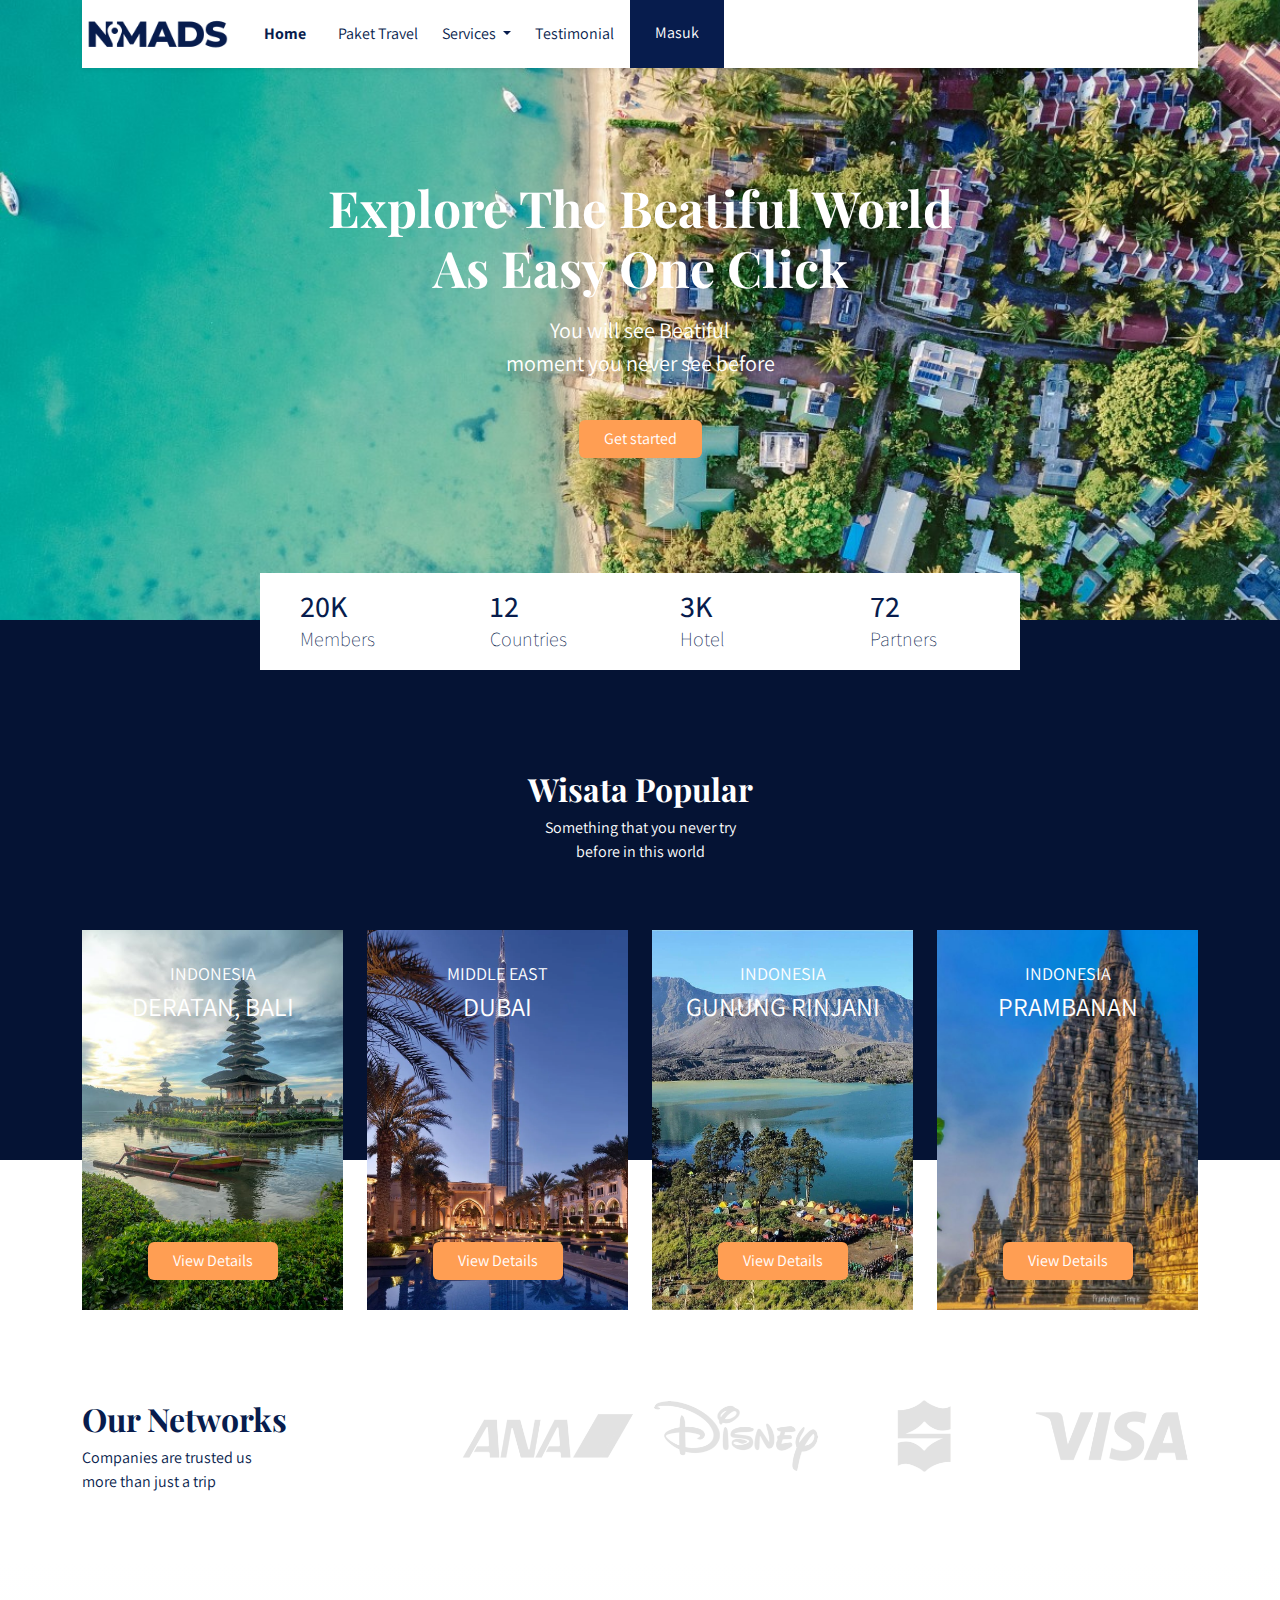
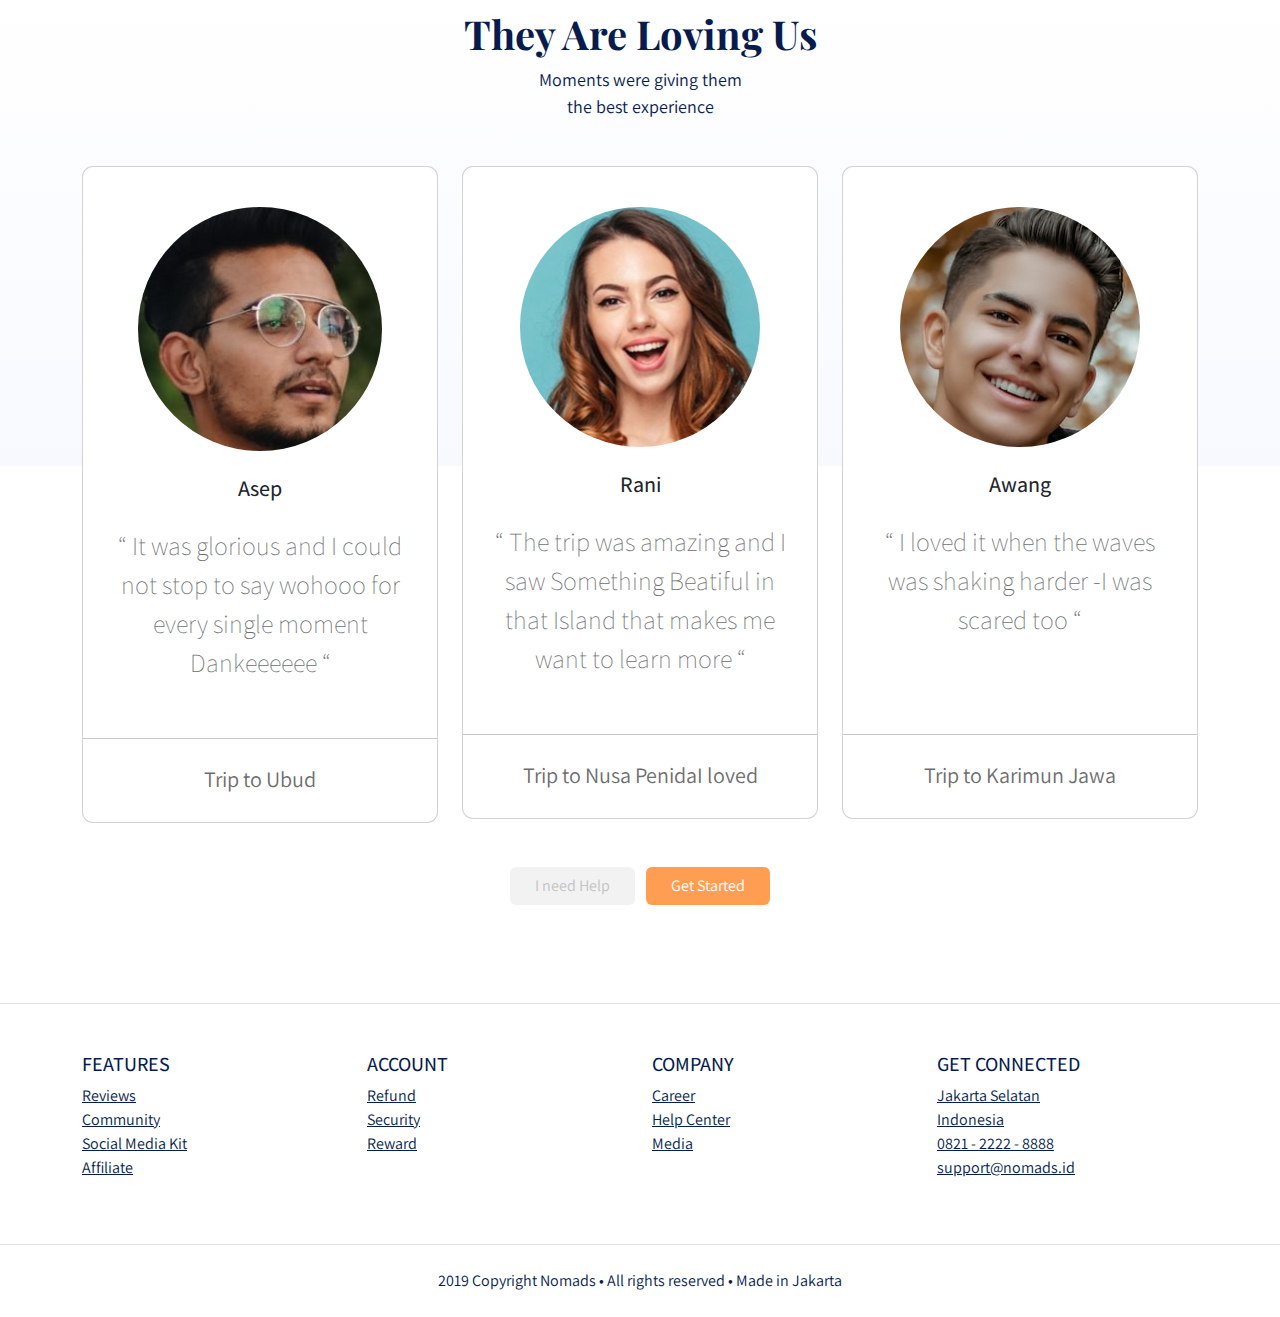
<file: index.html>
<!DOCTYPE html>
<html lang="en">
<head>
    <meta charset="UTF-8">
    <meta name="viewport" content="width=device-width, initial-scale=1.0">
    <title>Document</title>
    <link rel="stylesheet" href="frontend/libraries/bootstrap/css/bootstrap.min.css">
    <link href="https://fonts.googleapis.com/css2?family=Assistant:wght@200;300;400;500;600;700;800&family=Playfair+Display:ital,wght@0,400;0,500;0,600;0,700;0,800;0,900;1,400;1,500;1,600;1,700;1,800;1,900&display=swap" rel="stylesheet">
    <link rel="stylesheet" href="frontend/style/main.css">
</head>
<body>
    <!-- navbar -->
    <div class="container">
        <nav class="navbar navbar-expand-lg navbar-light bg-white shadow-sm">
            <a href="#" class="navbar-brand">
                <img src="frontend/images/logo.png" alt="logo NOMADS"> 
            </a>
            <button class="navbar-toggler navbar-toggler-right" type="button" data-bs-toggle="collapse" data-bs-target="#navb">
                <span class="navbar-toggler-icon"></span>
            </button>
            
            
            <div class="collapse navbar-collapse" id="navb">
                <ul class="navbar-nav ml-auto mr-3">
                    <li class="nav-item mx-md-2">
                        <a class="nav-link active" aria-current="page" href="#">Home</a>
                      </li>
                    <li class="nav-item mx-md-2">
                        <a class="nav-link" href="#">Paket Travel</a>
                    </li>
                    <li class="nav-item dropdown">
                        <a class="nav-link dropdown-toggle" href="#" role="button" data-bs-toggle="dropdown" aria-expanded="false">
                          Services
                        </a>
                        <ul class="dropdown-menu">
                          <li><a class="dropdown-item" href="#">Link</a></li>
                          <li><a class="dropdown-item" href="#">Link</a></li>
                          <li><a class="dropdown-item" href="#">Link</a></li>
                        </ul>
                    </li>
                    <li class="nav-item mx-md-2">
                        <a class="nav-link" href="#">Testimonial</a>
                    </li>
                </ul>
                    <!-- Mobile Button -->
                   <form class="form-inline d-sm-block d-md-none">
                     <button class="btn btn-login my-2 my-sm-0" type="button">
                       Masuk
                     </button>
                   </form>

                   <!-- Desktop Button -->
                   <form class="form-inline my-2 my-lg-0 d-none d-md-block">
                     <button class="btn btn-login btn-navbar-right my-2 my-sm-0 px-4" type="button">
                       Masuk
                     </button>
                   </form>
            </div>
        </nav>
    </div>
    <!-- end navbar -->

    <!-- header -->
    <header class="text-center">
        <h1>
            Explore The Beatiful World
            <br>
            As Easy One Click
        </h1>
        <p class="mt-3">
            You will see Beatiful
            <br>
            moment you never see before
        </p>
        <a href="#" class="btn btn-get-started px-4 mt-4">Get started</a>
    </header>
    <!-- end header -->

    <!-- statistik -->
    <main>
        <div class="container">
          <section class="section-stats row justify-content-center" id="stats">
            <div class="col-3 col-md-2 stats-detail">
              <h2>20K</h2>
              <p>Members</p>
            </div>
            <div class="col-3 col-md-2 stats-detail">
              <h2>12</h2>
              <p>Countries</p>
            </div>
            <div class="col-3 col-md-2 stats-detail">
              <h2>3K</h2>
              <p>Hotel</p>
            </div>
            <div class="col-3 col-md-2 stats-detail">
              <h2>72</h2>
              <p>Partners</p>
            </div>
          </section>
        </div>
    <!-- end statistik -->

    <!-- popular -->
    <section class="section-popular" id="popular">
        <div class="container">
          <div class="row">
            <div class="col text-center section-popular-heading">
              <h2>Wisata Popular</h2>
              <p>
                Something that you never try
                <br />
                before in this world
              </p>
            </div>
          </div>
        </div>
    </section>

    <section class="section-popular-content" id="popularContent">
        <div class="container">
            <div class="section-popular-travel row justify-content-center">
                <div class="col-sm-6 col-md-4 col-lg-3">
                    <div class="card-travel text-center d-flex flex-column" style="background-image: url('frontend/images/bali.jpg');">
                        <div class="travel-country">INDONESIA</div>
                        <div class="travel-location">DERATAN, BALI</div>
                        <div class="travel-button mt-auto">
                            <a href="detail.html" class="btn btn-travel-detail px-4">View Details</a>
                        </div>
                    </div>
                </div>
                <div class="col-sm-6 col-md-4 col-lg-3">
                    <div class="card-travel text-center d-flex flex-column" style="background-image: url('frontend/images/dubai.jpg');">
                        <div class="travel-country">MIDDLE EAST</div>
                        <div class="travel-location">DUBAI</div>
                        <div class="travel-button mt-auto">
                            <a href="detail.html" class="btn btn-travel-detail px-4">View Details</a>
                        </div>
                    </div>
                </div>
                <div class="col-sm-6 col-md-4 col-lg-3">
                    <div class="card-travel text-center d-flex flex-column" style="background-image: url('frontend/images/Gunung-rinjani-8-1.jpg');">
                        <div class="travel-country">INDONESIA</div>
                        <div class="travel-location">GUNUNG RINJANI</div>
                        <div class="travel-button mt-auto">
                            <a href="detail.html" class="btn btn-travel-detail px-4">View Details</a>
                        </div>
                    </div>
                </div>
                <div class="col-sm-6 col-md-4 col-lg-3">
                    <div class="card-travel text-center d-flex flex-column" style="background-image: url('frontend/images/prambanan.jpg');">
                        <div class="travel-country">INDONESIA</div>
                        <div class="travel-location">PRAMBANAN</div>
                        <div class="travel-button mt-auto">
                            <a href="detail.html" class="btn btn-travel-detail px-4">View Details</a>
                        </div>
                    </div>
                </div>
            </div>
        </div>
    </section>
    <!-- end popular -->

    <!-- network -->
    <section class="section-networks" id="networks">
        <div class="container">
          <div class="row">
            <div class="col-md-4">
              <h2>Our Networks</h2>
              <p>
                Companies are trusted us
                <br />
                more than just a trip
              </p>
            </div>
            <div class="col-md-8 text-center">
              <img src="frontend/images/partner.png" alt="Logo Partner" class="img-partner"/>
            </div>
          </div>
        </div>
    </section>
    <!-- end network -->

    <!-- testimonial -->
    <section class="section-testimonial-heading" id="testimonialHeading">
        <div class="container">
          <div class="row">
            <div class="col text-center">
              <h2>They Are Loving Us</h2>
              <p>
                Moments were giving them
                <br />
                the best experience
              </p>
            </div>
          </div>
        </div>
    </section>

    <section class="section section-testimonial-content" id="testimonialContent">
        <div class="container">
            <div class="section-popular-travel row justify-content-center">
                <div class="col-sm-6 col-md-6 col-lg-4">
                    <div class="card card-testimonial text-center">
                      <div class="testimoninal-content">
                        <img
                          src="frontend/images/testimonial 1.png" alt="User" class="mb-4 rounded-circle"/>
                        <h3 class="mb-4">Asep</h3>
                        <p class="testimonial">
                          “ It was glorious and I could not stop to say wohooo for
                          every single moment Dankeeeeee “
                        </p>
                      </div>
                      <hr />
                      <p class="trip-to mt-2">
                        Trip to Ubud
                      </p>
                    </div>
                </div>
                <div class="col-sm-6 col-md-6 col-lg-4">
                    <div class="card card-testimonial text-center">
                      <div class="testimoninal-content">
                        <img
                          src="frontend/images/testimonial 2.png" alt="User" class="mb-4 rounded-circle"/>
                        <h3 class="mb-4">Rani</h3>
                        <p class="testimonial">
                          “ The trip was amazing and I saw Something 
                          Beatiful in that Island that makes me want to learn more “
                        </p>
                      </div>
                      <hr />
                      <p class="trip-to mt-2">
                        Trip to Nusa PenidaI loved
                      </p>
                    </div>
                </div>
                <div class="col-sm-6 col-md-6 col-lg-4">
                    <div class="card card-testimonial text-center">
                      <div class="testimoninal-content">
                        <img
                          src="frontend/images/tetstimonial 3.png" alt="User" class="mb-4 rounded-circle"/>
                        <h3 class="mb-4">Awang</h3>
                        <p class="testimonial">
                          “ I loved it when the waves was shaking harder -I was
                          scared too  “
                        </p>
                      </div>
                      <hr />
                      <p class="trip-to mt-2">
                        Trip to Karimun Jawa
                      </p>
                    </div>
                </div>
            </div>
            <div class="row">
                <div class="col-12 text-center">
                    <a href="#" class="btn btn-need-help px-4 mt-4 mx-1">
                        I need Help
                    </a>
                    <a href="#" class="btn btn-get-started px-4 mt-4 mx-1">
                        Get Started
                    </a>
                </div>
            </div>
        </div>
    </section>
    </main>
    <!-- end testimonial -->

    <!-- footer -->
    <footer class="section-footer mt-5 mb-4 border-top">
        <div class="container pt-5 pb-5">
          <div class="row justify-content-center">
            <div class="col-12">
              <div class="row">
                <div class="col-12 col-lg-3">
                  <h5>FEATURES</h5>
                  <ul class="list-unstyled">
                    <li><a href="#">Reviews</a></li>
                    <li><a href="#">Community</a></li>
                    <li><a href="#">Social Media Kit</a></li>
                    <li><a href="#">Affiliate</a></li>
                  </ul>
                </div>
                <div class="col-12 col-lg-3">
                  <h5>ACCOUNT</h5>
                  <ul class="list-unstyled">
                    <li><a href="#">Refund</a></li>
                    <li><a href="#">Security</a></li>
                    <li><a href="#">Reward</a></li>
                  </ul>
                </div>
                <div class="col-12 col-lg-3">
                  <h5>COMPANY</h5>
                  <ul class="list-unstyled">
                    <li><a href="#">Career</a></li>
                    <li><a href="#">Help Center</a></li>
                    <li><a href="#">Media</a></li>
                  </ul>
                </div>
                <div class="col-12 col-lg-3">
                  <h5>GET CONNECTED</h5>
                  <ul class="list-unstyled">
                    <li><a href="#">Jakarta Selatan</a></li>
                    <li><a href="#">Indonesia</a></li>
                    <li><a href="#">0821 - 2222 - 8888</a></li>
                    <li><a href="#">support@nomads.id</a></li>
                  </ul>
                </div>
              </div>
            </div>
          </div>
        </div>
        <div class="container-fluid">
          <div class="row border-top justify-content-center align-items-center pt-4">
            <div class="col-auto text-gray-500 font-weight-light">
              2019 Copyright Nomads • All rights reserved • Made in Jakarta
            </div>
          </div>
        </div>
    </footer>
    <!-- end footer -->

    <!-- Script -->
    <script src="frontend/libraries/jquery/jquery-3.7.0.min.js"></script>
    <script src="frontend/libraries/bootstrap/js/bootstrap.bundle.min.js"></script>
</body>
</html>
</file>
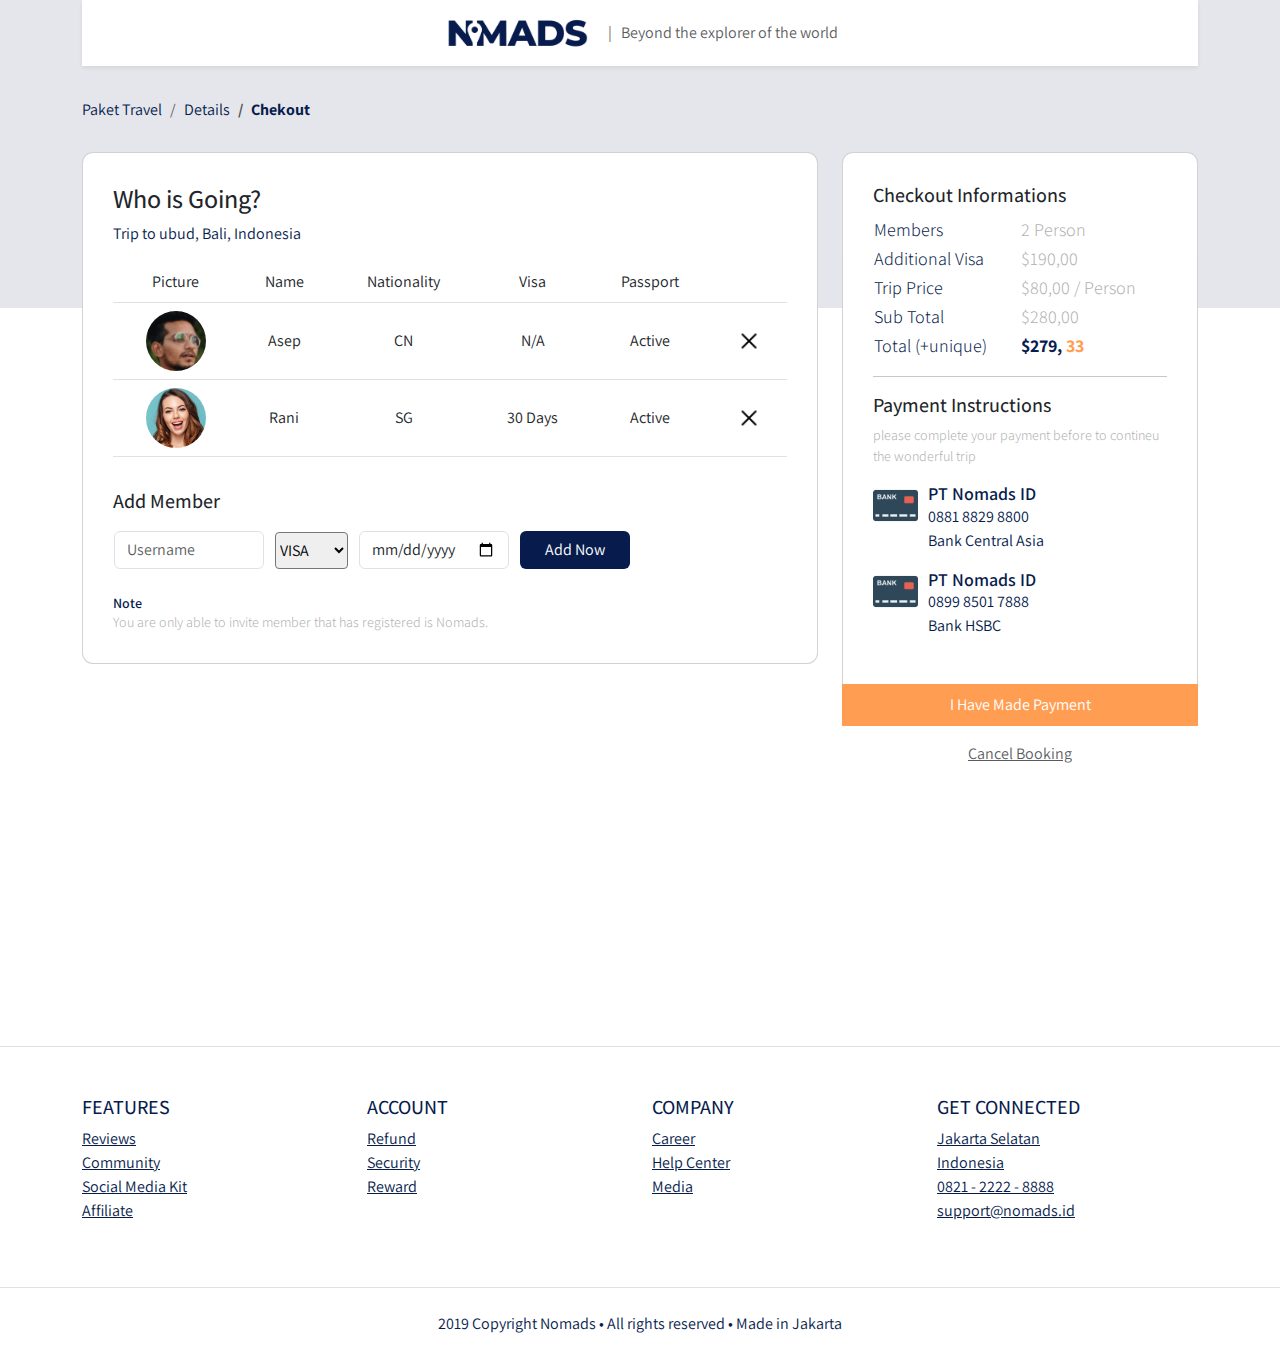
<file: chekout.html>
<!DOCTYPE html>
<html lang="en">
<head>
    <meta charset="UTF-8">
    <meta name="viewport" content="width=device-width, initial-scale=1.0">
    <title>Document</title>
    <link rel="stylesheet" href="frontend/libraries/bootstrap/css/bootstrap.min.css">
    <link rel="stylesheet" href="frontend/libraries/xzoom/xzoom.css">
    <link rel="stylesheet" href="frontend/libraries/gijgo/css/gijgo.min.css">
    <link href="https://fonts.googleapis.com/css2?family=Assistant:wght@200;300;400;500;600;700;800&family=Playfair+Display:ital,wght@0,400;0,500;0,600;0,700;0,800;0,900;1,400;1,500;1,600;1,700;1,800;1,900&display=swap" rel="stylesheet">
    <link rel="stylesheet" href="frontend/style/main.css">
</head>
<body>
    <!-- navbar -->
    <div class="container">
        <nav class="navbar navbar-expand-lg navbar-light bg-white shadow-sm justify-content-center">
            <div class="navbar-nav ml-auto mr-auto mr-sm-auto mr-lg-0 mr-md-auto">
              <a href="index.html" class="navbar-brand">
                <img src="frontend/images/logo.png" alt="">
              </a>
            </div>
            <ul class="navbar-nav mr-auto d-none d-lg-block">
              <li>
                <span class="text-muted">
                  | &nbsp; Beyond the explorer of the world
                </span>
              </li>
            </ul>
        </nav>
    </div>
    <!-- end navbar -->

    <main>
      <section class="section-details-header"></section>
      <section class="section-details-content">
        <div class="container">
          <div class="justify-content-between">
            <div class="col p-0">
              <nav>
                <ol class="breadcrumb">
                  <li class="breadcrumb-item">
                    Paket Travel
                  </li>
                  <li class="breadcrumb-item">
                    Details
                  </li>
                  <li class="breadcrumb-item active">
                    Chekout
                  </li>
                </ol>
              </nav>
            </div>
          </div>
          <div class="row">
            <div class="col-lg-8 pl-lg-0">
              <div class="card card-details">
                <h1>Who is Going?</h1>
                <p>Trip to ubud, Bali, Indonesia</p>
                <div class="attendee">
                  <table class="table table-responsive-sm text-center">
                    <thead>
                      <tr>
                        <td>Picture</td>
                        <td>Name</td>
                        <td>Nationality</td>
                        <td>Visa</td>
                        <td>Passport</td>
                        <td></td>
                      </tr>
                    </thead>
                    <tbody>
                      <tr>
                        <td>
                          <img src="frontend/images/testimonial 1.png" height="60" class="rounded-circle">
                        </td>
                        <td class="align-middle">Asep</td>
                        <td class="align-middle">CN</td>
                        <td class="align-middle">N/A</td>
                        <td class="align-middle">Active</td>
                        <td class="align-middle">
                          <a href="#">
                            <img src="frontend/images/remove.png" height="30px" alt="">
                          </a>
                        </td>
                      </tr>
                      <tr>
                        <td>
                          <img src="frontend/images/testimonial 2.png" height="60" class="rounded-circle">
                        </td>
                        <td class="align-middle">Rani</td>
                        <td class="align-middle">SG</td>
                        <td class="align-middle">30 Days</td>
                        <td class="align-middle">Active</td>
                        <td class="align-middle">
                          <a href="#">
                            <img src="frontend/images/remove.png" height="30px" alt="">
                          </a>
                        </td>
                      </tr>
                    </tbody>
                  </table>
                </div>
                <div class="member mt-3">
                  <h2>Add Member</h2>
                  <table>

                    <tbody>
                      <tr>
                        <td>
                          <input type="text" name="inputUsername" class="form-control mb-2 mr-sm-2" id="inputUsername" placeholder="Username" style="width: 150px;">
                        </td>
                        <td style="padding: 10px;">
                          <select name="inputVisa" id="inputVisa" class="custom-select mb-2 mr-sm-2" style="height: 37px; border-radius: 4px;">
                            <option value="VISA" selected>VISA</option>
                            <option value="30 Days">30 Days</option>
                            <option value="N/A">N/A</option>
                          </select>
                        </td>
                        <td>
                          <div class="input-group mb-2 mr-sm-2" style="width: 150px;">
                            <input type="date" class="form-control datepicker" id="deoPassport" placeholder="Date">
                          </div>
                        </td>
                        <td style="padding: 10px;">
                          <button type="submit" class="btn btn-add-now mb-2 px-4">Add Now</button>
                        </td>
                      </tr>
                    </tbody>
                  </table>
                  <h3 class="mt-2 mb-0">Note</h3>
                  <p class="disclaimer mb-0">
                    You are only able to invite member that has registered is Nomads.
                  </p>
                </div>
              </div>
            </div>
            <div class="col-lg-4">
              <div class="card card-details card-right">
                <h2>Checkout Informations</h2>
                <table class="trip-informations">
                  <tr>
                    <th width="50%">Members</th>
                    <td width="50%" class="text-right">2 Person</td>
                  </tr>
                  <tr>
                    <th width="50%">Additional Visa</th>
                    <td width="50%" class="text-right">$190,00</td>
                  </tr>
                  <tr>
                    <th width="50%">Trip Price</th>
                    <td width="50%" class="text-right">$80,00 / Person</td>
                  </tr>
                  <tr>
                    <th width="50%">Sub Total</th>
                    <td width="50%" class="text-right">$280,00</td>
                  </tr>
                  <tr>
                    <th width="50%">Total (+unique)</th>
                    <td width="50%" class="text-right text-total">
                      <span class="text-blue">$279,</span>
                      <span class="text-orange">33</span>
                    </td>
                  </tr>
                </table>
                <hr>
                <h2>Payment Instructions</h2>
                <p class="payment-instructions">please complete your payment before to contineu the wonderful trip</p>
                <div class="bank">
                  <div class="bank-item pb-3">
                    <img src="frontend/images/card.png" alt="" class="bank-image">
                    <div class="description">
                      <h3>PT Nomads ID</h3>
                      <p>0881 8829 8800<br>Bank Central Asia</p>
                    </div>
                    <div class="clearfix"></div>
                  </div>
                  <div class="bank-item pb-3">
                    <img src="frontend/images/card.png" alt="" class="bank-image">
                    <div class="description">
                      <h3>PT Nomads ID</h3>
                      <p>0899 8501 7888<br>Bank HSBC</p>
                    </div>
                    <div class="clearfix"></div>
                  </div>
                </div>
              </div>
              <div class="join-container">
                <a href="succes.html" class="btn btn-block btn-join-now mt-3 py-2" style="width: 356px;">
                  I Have Made Payment
                </a>
              </div>
              <div class="text-center mt-3">
                <a href="detail.html" class="text-muted"> Cancel Booking</a>
              </div>
            </div>
          </div>
        </div>
      </section>
    </main>

    <!-- footer -->
    <footer class="section-footer mt-5 mb-4 border-top">
        <div class="container pt-5 pb-5">
          <div class="row justify-content-center">
            <div class="col-12">
              <div class="row">
                <div class="col-12 col-lg-3">
                  <h5>FEATURES</h5>
                  <ul class="list-unstyled">
                    <li><a href="#">Reviews</a></li>
                    <li><a href="#">Community</a></li>
                    <li><a href="#">Social Media Kit</a></li>
                    <li><a href="#">Affiliate</a></li>
                  </ul>
                </div>
                <div class="col-12 col-lg-3">
                  <h5>ACCOUNT</h5>
                  <ul class="list-unstyled">
                    <li><a href="#">Refund</a></li>
                    <li><a href="#">Security</a></li>
                    <li><a href="#">Reward</a></li>
                  </ul>
                </div>
                <div class="col-12 col-lg-3">
                  <h5>COMPANY</h5>
                  <ul class="list-unstyled">
                    <li><a href="#">Career</a></li>
                    <li><a href="#">Help Center</a></li>
                    <li><a href="#">Media</a></li>
                  </ul>
                </div>
                <div class="col-12 col-lg-3">
                  <h5>GET CONNECTED</h5>
                  <ul class="list-unstyled">
                    <li><a href="#">Jakarta Selatan</a></li>
                    <li><a href="#">Indonesia</a></li>
                    <li><a href="#">0821 - 2222 - 8888</a></li>
                    <li><a href="#">support@nomads.id</a></li>
                  </ul>
                </div>
              </div>
            </div>
          </div>
        </div>
        <div class="container-fluid">
          <div class="row border-top justify-content-center align-items-center pt-4">
            <div class="col-auto text-gray-500 font-weight-light">
              2019 Copyright Nomads • All rights reserved • Made in Jakarta
            </div>
          </div>
        </div>
    </footer>
    <!-- end footer -->

    <!-- Script -->
    <script src="frontend/libraries/jquery/jquery-3.7.0.min.js"></script>
    <script src="frontend/libraries/bootstrap/js/bootstrap.bundle.min.js"></script>
    <script src="frontend/libraries/xzoom/xzoom.min.js"></script>
    <script src="frontend/libraries/gijgo/js/gijgo.min.js"></script>
    <script>
      $(document).ready(function() {
        $('.xzoom, .xzoom-gallery').xzoom({
          zoomWidth: 500,
          title: false,
          tint: '#333',
          Xoffset: 15
        });

        $('.datepicker').datepickker({
          uiLibrary: 'bootstrap5',
          icons: {
            rightIcont: '<img src="frontend/images/calendar.png"/>'
          }
        })
      });
    </script>
</body>
</html>
</file>
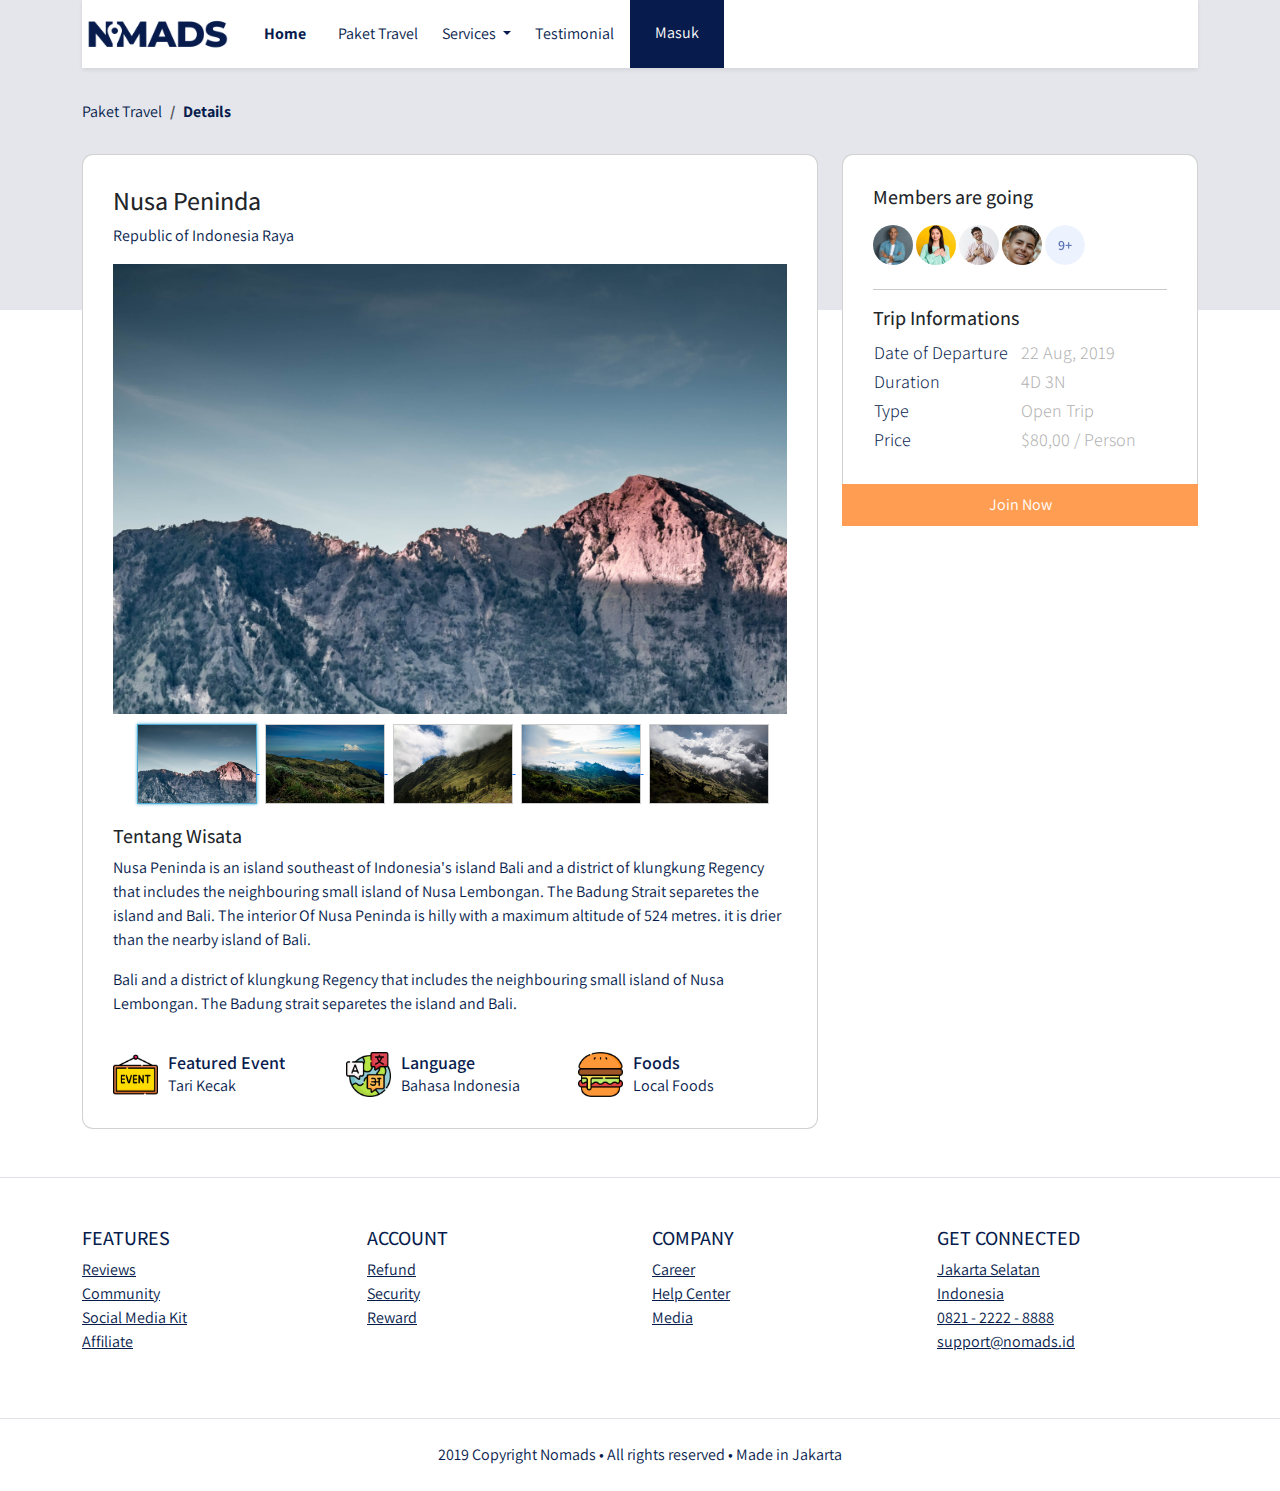
<file: detail.html>
<!DOCTYPE html>
<html lang="en">
<head>
    <meta charset="UTF-8">
    <meta name="viewport" content="width=device-width, initial-scale=1.0">
    <title>Document</title>
    <link rel="stylesheet" href="frontend/libraries/bootstrap/css/bootstrap.min.css">
    <link rel="stylesheet" href="frontend/libraries/xzoom/xzoom.css">
    <link href="https://fonts.googleapis.com/css2?family=Assistant:wght@200;300;400;500;600;700;800&family=Playfair+Display:ital,wght@0,400;0,500;0,600;0,700;0,800;0,900;1,400;1,500;1,600;1,700;1,800;1,900&display=swap" rel="stylesheet">
    <link rel="stylesheet" href="frontend/style/main.css">
</head>
<body>
    <!-- navbar -->
    <div class="container">
        <nav class="navbar navbar-expand-lg navbar-light bg-white shadow-sm">
            <a href="#" class="navbar-brand">
                <img src="frontend/images/logo.png" alt="logo NOMADS"> 
            </a>
            <button class="navbar-toggler navbar-toggler-right" type="button" data-bs-toggle="collapse" data-bs-target="#navb">
                <span class="navbar-toggler-icon"></span>
            </button>
            
            
            <div class="collapse navbar-collapse" id="navb">
                <ul class="navbar-nav ml-auto mr-3">
                    <li class="nav-item mx-md-2">
                        <a class="nav-link active" aria-current="page" href="#">Home</a>
                      </li>
                    <li class="nav-item mx-md-2">
                        <a class="nav-link" href="#">Paket Travel</a>
                    </li>
                    <li class="nav-item dropdown">
                        <a class="nav-link dropdown-toggle" href="#" role="button" data-bs-toggle="dropdown" aria-expanded="false">
                          Services
                        </a>
                        <ul class="dropdown-menu">
                          <li><a class="dropdown-item" href="#">Link</a></li>
                          <li><a class="dropdown-item" href="#">Link</a></li>
                          <li><a class="dropdown-item" href="#">Link</a></li>
                        </ul>
                    </li>
                    <li class="nav-item mx-md-2">
                        <a class="nav-link" href="#">Testimonial</a>
                    </li>
                </ul>
                    <!-- Mobile Button -->
                   <form class="form-inline d-sm-block d-md-none">
                     <button class="btn btn-login my-2 my-sm-0" type="button">
                       Masuk
                     </button>
                   </form>

                   <!-- Desktop Button -->
                   <form class="form-inline my-2 my-lg-0 d-none d-md-block">
                     <button class="btn btn-login btn-navbar-right my-2 my-sm-0 px-4" type="button">
                       Masuk
                     </button>
                   </form>
            </div>
        </nav>
    </div>
    <!-- end navbar -->

    <main>
      <section class="section-details-header"></section>
      <section class="section-details-content">
        <div class="container">
          <div class="justify-content-around">
            <div class="col p-0">
              <nav>
                <ol class="breadcrumb">
                  <li class="breadcrumb-item">
                    Paket Travel
                  </li>
                  <li class="breadcrumb-item active">
                    Details
                  </li>
                </ol>
              </nav>
            </div>
          </div>
          <div class="row">
            <div class="col-lg-8 pl-lg-0">
              <div class="card card-details">
                <h1>Nusa Peninda</h1>
                <p>Republic of Indonesia Raya</p>
                <div class="gallery">
                  <div class="xzoom-container">
                    <img src="frontend/images/details1.jpeg" class="xzoom" id="xzoom-default" xoriginal="frontend/images/details1.jpeg">
                  </div>
                  <div class="xzoom-thumbs">
                    <a href="frontend/images/details1.jpg">
                      <img src="frontend/images/details1.jpeg" class="xzoom-gallery" width="120"
                      xpreview="frontend/images/details1.jpeg">
                    </a>
                    <a href="frontend/images/details2.jpg">
                      <img src="frontend/images/details2.jpeg" class="xzoom-gallery" width="120"
                      xpreview="frontend/images/details2.jpeg">
                    </a>
                    <a href="frontend/images/details1.jpg">
                      <img src="frontend/images/details3.jpeg" class="xzoom-gallery" width="120"
                      xpreview="frontend/images/details3.jpeg">
                    </a>
                    <a href="frontend/images/details1.jpg">
                      <img src="frontend/images/details4.jpeg" class="xzoom-gallery" width="120"
                      xpreview="frontend/images/details4.jpeg">
                    </a>
                    <a href="frontend/images/details1.jpg">
                      <img src="frontend/images/details5.jpeg" class="xzoom-gallery" width="120"
                      xpreview="frontend/images/details5.jpeg">
                    </a>
                  </div>
                </div>
                  <h2>Tentang Wisata</h2>
                  <p>Nusa Peninda is an island southeast of Indonesia's island Bali and a district of klungkung
                    Regency that includes the neighbouring small island of Nusa Lembongan. The Badung
                    Strait separetes the island and Bali. The interior Of Nusa Peninda is hilly with a maximum 
                    altitude of 524 metres. it is drier than the nearby island of Bali.
                  </p>
                  <p>Bali and a district of klungkung Regency that includes the neighbouring small island of
                    Nusa Lembongan. The Badung strait separetes the island and Bali.
                  </p>
                  <div class="features row">
                    <div class="col-md-4">
                      <img src="frontend/images/event.png" alt="" class="features-image">
                      <div class="description">
                        <h3>Featured Event</h3>
                        <p>Tari Kecak</p>
                      </div>
                    </div>
                    <div class="col-md-4 ">
                      <img src="frontend/images/languages.png" alt="" class="features-image">
                      <div class="description">
                        <h3>Language</h3>
                        <p>Bahasa Indonesia</p>
                      </div>
                    </div>
                    <div class="col-md-4">
                      <img src="frontend/images/hamburger.png" alt="" class="features-image">
                      <div class="description">
                        <h3>Foods</h3>
                        <p>Local Foods</p>
                      </div>
                    </div>
                  </div>
              </div>
            </div>
            <div class="col-lg-4">
              <div class="card card-details card-right">
                <h2>Members are going</h2>
                <div class="member my-2">
                  <img src="frontend/images/member-1.png" class="member-image mr-1 rounded-circle">
                  <img src="frontend/images/member-2.png" class="member-image mr-1 rounded-circle">
                  <img src="frontend/images/member-3.png" class="member-image mr-1 rounded-circle">
                  <img src="frontend/images/tetstimonial 3.png" class="member-image mr-1 rounded-circle">
                  <img src="frontend/images/member-4.png" class="member-image mr-1 rounded-circle">
                </div>
                <hr>
                <h2>Trip Informations</h2>
                <table class="trip-informations">
                  <tr>
                    <th width="50%">Date of Departure</th>
                    <td width="50%" class="text-right">22 Aug, 2019</td>
                  </tr>
                  <tr>
                    <th width="50%">Duration</th>
                    <td width="50%" class="text-right">4D 3N</td>
                  </tr>
                  <tr>
                    <th width="50%">Type</th>
                    <td width="50%" class="text-right">Open Trip</td>
                  </tr>
                  <tr>
                    <th width="50%">Price</th>
                    <td width="50%" class="text-right">$80,00 / Person</td>
                  </tr>
                </table>
              </div>
              <div class="join-container">
                <a href="chekout.html" class="btn btn-block btn-join-now mt-3 py-2" style="width: 356px;">
                  Join Now
                </a>
              </div>
            </div>
          </div>
        </div>
      </section>
    </main>

    <!-- footer -->
    <footer class="section-footer mt-5 mb-4 border-top">
        <div class="container pt-5 pb-5">
          <div class="row justify-content-center">
            <div class="col-12">
              <div class="row">
                <div class="col-12 col-lg-3">
                  <h5>FEATURES</h5>
                  <ul class="list-unstyled">
                    <li><a href="#">Reviews</a></li>
                    <li><a href="#">Community</a></li>
                    <li><a href="#">Social Media Kit</a></li>
                    <li><a href="#">Affiliate</a></li>
                  </ul>
                </div>
                <div class="col-12 col-lg-3">
                  <h5>ACCOUNT</h5>
                  <ul class="list-unstyled">
                    <li><a href="#">Refund</a></li>
                    <li><a href="#">Security</a></li>
                    <li><a href="#">Reward</a></li>
                  </ul>
                </div>
                <div class="col-12 col-lg-3">
                  <h5>COMPANY</h5>
                  <ul class="list-unstyled">
                    <li><a href="#">Career</a></li>
                    <li><a href="#">Help Center</a></li>
                    <li><a href="#">Media</a></li>
                  </ul>
                </div>
                <div class="col-12 col-lg-3">
                  <h5>GET CONNECTED</h5>
                  <ul class="list-unstyled">
                    <li><a href="#">Jakarta Selatan</a></li>
                    <li><a href="#">Indonesia</a></li>
                    <li><a href="#">0821 - 2222 - 8888</a></li>
                    <li><a href="#">support@nomads.id</a></li>
                  </ul>
                </div>
              </div>
            </div>
          </div>
        </div>
        <div class="container-fluid">
          <div class="row border-top justify-content-center align-items-center pt-4">
            <div class="col-auto text-gray-500 font-weight-light">
              2019 Copyright Nomads • All rights reserved • Made in Jakarta
            </div>
          </div>
        </div>
    </footer>
    <!-- end footer -->

    <!-- Script -->
    <script src="frontend/libraries/jquery/jquery-3.7.0.min.js"></script>
    <script src="frontend/libraries/bootstrap/js/bootstrap.bundle.min.js"></script>
    <script src="frontend/libraries/xzoom/xzoom.min.js"></script>
    <script>
      $(document).ready(function() {
        $('.xzoom, .xzoom-gallery').xzoom({
          zoomWidth: 500,
          title: false,
          tint: '#333',
          Xoffset: 15
        });
      });
    </script>
</body>
</html>
</file>
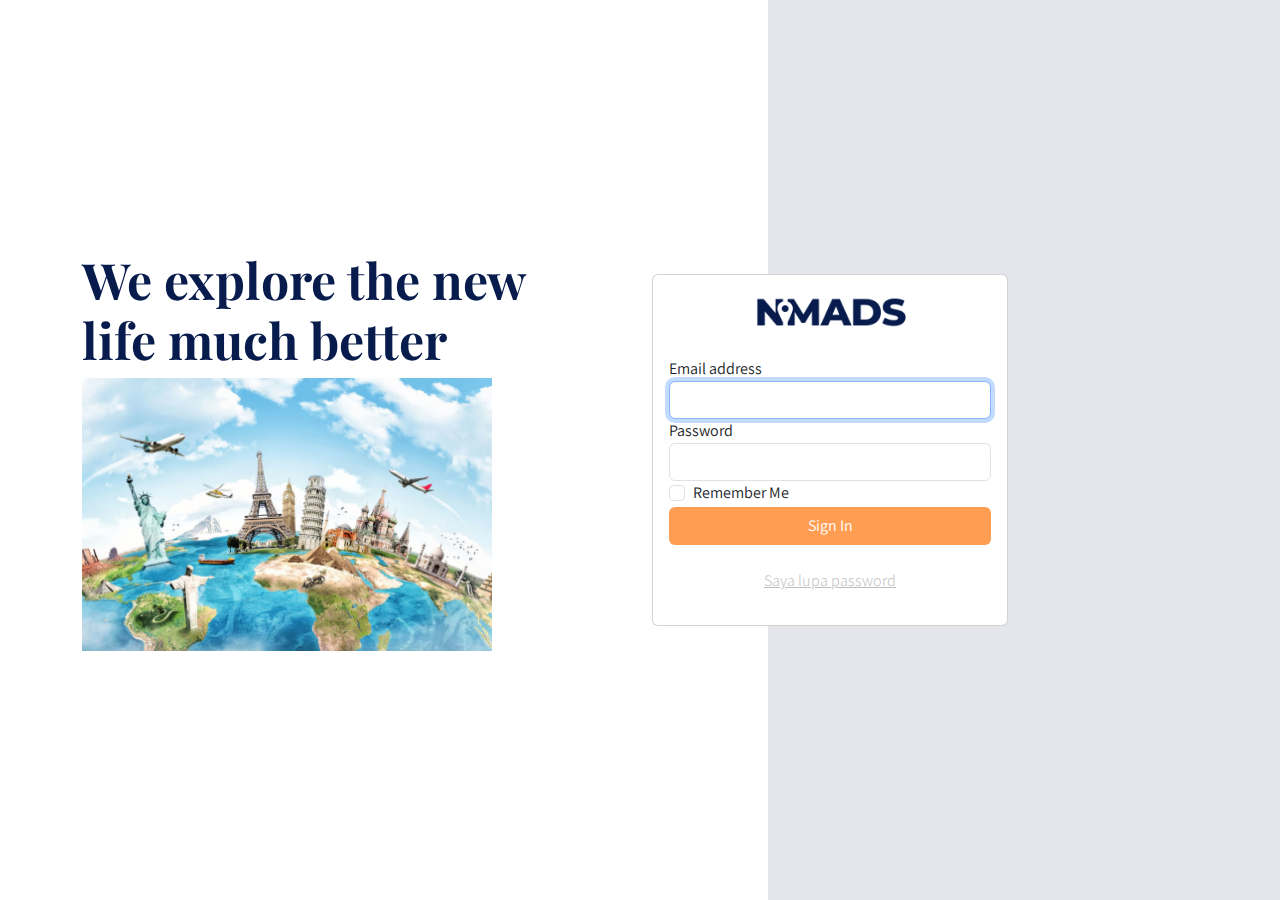
<file: login.html>
<!DOCTYPE html>
<html lang="en">
<head>
    <meta charset="UTF-8">
    <meta name="viewport" content="width=device-width, initial-scale=1.0">
    <title>Document</title>
    <link rel="stylesheet" href="frontend/libraries/bootstrap/css/bootstrap.min.css">
    <link rel="stylesheet" href="frontend/libraries/xzoom/xzoom.css">
    <link rel="stylesheet" href="frontend/libraries/gijgo/css/gijgo.min.css">
    <link href="https://fonts.googleapis.com/css2?family=Assistant:wght@200;300;400;500;600;700;800&family=Playfair+Display:ital,wght@0,400;0,500;0,600;0,700;0,800;0,900;1,400;1,500;1,600;1,700;1,800;1,900&display=swap" rel="stylesheet">
    <link rel="stylesheet" href="frontend/style/main.css">
</head>
<body>

    <main class="login-container">
      <div class="container">
        <div class="row page-login d-flex align-items-center">
            <div class="section-left col-12 col-md-6">
                <h1>We explore the new <br> life much better</h1>
                <img src="frontend/images/login.png" alt="" class="w-75 d-none d-sm-flex">
            </div>
            <div class="section-right col-12 col-md-4">
                <div class="card">
                    <div class="card-body">
                        <div class="text-center">
                            <img src="frontend/images/logo.png" alt="" class="w-50 mb-4">
                        </div>
                        <form method="POST" action="https://nomads.buildwithangga.id/login">
                            <input type="hidden" name="_token" value="lmA5vfnmpQWvzRI4QLftIBXY6q9ufarZu8DGz0em">
                                <div class="form-group">
                                    <label for="exampleInputEmail1">Email address</label>
                                    <input type="email" class="form-control" name="email" value="" id="exampleInputEmail1" aria-describedby="emailHelp" required  autocomplete="email"  autofocus/>
                                </div>
                                <div class="form-group">
                                    <label for="exampleInputPassword1">Password</label>
                                    <input type="password" class="form-control" name="password" required autocomplete="current-password" id="exampleInputPassword1"/>
                                </div>
                                <div class="form-group form-check">
                                    <input type="checkbox" class="form-check-input" name="remember" id="remember" />
                                    <label class="form-check-label" for="exampleCheck1">Remember Me</label>
                                </div>
                                <button type="submit" class="btn btn-login btn-block" style="width: 322px;">
                                  Sign In
                                </button>
                                <p class="text-center mt-4">
                                  <a href="#">Saya lupa password</a>
                                </p>
                              
                        </form>
                    </div>
                </div>
            </div>
        </div>
      </div>
    </main>

    <!-- Script -->
    <script src="frontend/libraries/jquery/jquery-3.7.0.min.js"></script>
    <script src="frontend/libraries/bootstrap/js/bootstrap.bundle.min.js"></script>
</body>
</html>
</file>
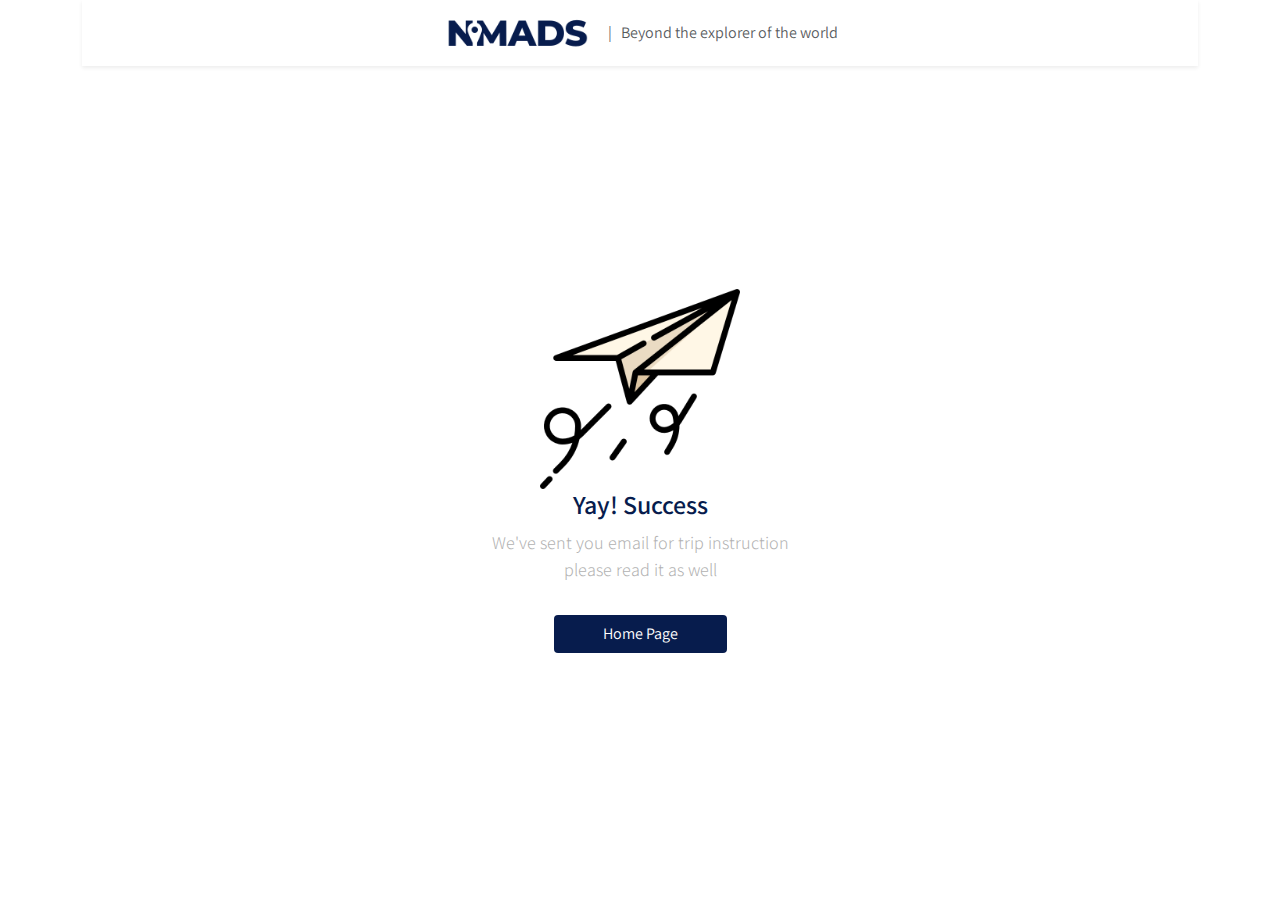
<file: succes.html>
<!DOCTYPE html>
<html lang="en">
<head>
    <meta charset="UTF-8">
    <meta name="viewport" content="width=device-width, initial-scale=1.0">
    <title>Document</title>
    <link rel="stylesheet" href="frontend/libraries/bootstrap/css/bootstrap.min.css">
    <link rel="stylesheet" href="frontend/libraries/xzoom/xzoom.css">
    <link rel="stylesheet" href="frontend/libraries/gijgo/css/gijgo.min.css">
    <link href="https://fonts.googleapis.com/css2?family=Assistant:wght@200;300;400;500;600;700;800&family=Playfair+Display:ital,wght@0,400;0,500;0,600;0,700;0,800;0,900;1,400;1,500;1,600;1,700;1,800;1,900&display=swap" rel="stylesheet">
    <link rel="stylesheet" href="frontend/style/main.css">
</head>
<body>
    <!-- navbar -->
    <div class="container">
        <nav class="navbar navbar-expand-lg navbar-light bg-white shadow-sm justify-content-center">
            <div class="navbar-nav ml-auto mr-auto mr-sm-auto mr-lg-0 mr-md-auto">
              <a href="index.html" class="navbar-brand">
                <img src="frontend/images/logo.png" alt="">
              </a>
            </div>
            <ul class="navbar-nav mr-auto d-none d-lg-block">
              <li>
                <span class="text-muted">
                  | &nbsp; Beyond the explorer of the world
                </span>
              </li>
            </ul>
        </nav>
    </div>
    <!-- end navbar -->

    <main>
      <div class="section-succes d-flex align-items-center">
        <div class="col text-center">
          <img src="frontend/images/send.png" alt="" class="send-image">
          <h1>Yay! Success</h1>
          <p>We've sent you email for trip instruction<br/>please read it as well</p>
          <a href="index.html" class="btn btn-homepage mt-3 px-5">Home Page</a>
        </div>
      </div>
    </main>

    <!-- Script -->
    <script src="frontend/libraries/jquery/jquery-3.7.0.min.js"></script>
    <script src="frontend/libraries/bootstrap/js/bootstrap.bundle.min.js"></script>
    <script src="frontend/libraries/xzoom/xzoom.min.js"></script>
    <script src="frontend/libraries/gijgo/js/gijgo.min.js"></script>
    <script>
      $(document).ready(function() {
        $('.xzoom, .xzoom-gallery').xzoom({
          zoomWidth: 500,
          title: false,
          tint: '#333',
          Xoffset: 15
        });

        $('.datepicker').datepickker({
          uiLibrary: 'bootstrap5',
          icons: {
            rightIcont: '<img src="frontend/images/calendar.png"/>'
          }
        })
      });
    </script>
</body>
</html>
</file>
<file: frontend/style/main.css>
body {
  background-color: #ffffff;
  font-family: "Assistant", sans-serif;
  color: #071c4d;
}

.navbar-brand img {
  max-height: 40px;
}

.navbar-light .navbar-nav .nav-link {
  color: #071c4d;
}
.navbar-light .navbar-nav .nav-link.active {
  font-weight: bold;
  color: #071c4d !important;
}

.btn-navbar-right {
  margin-top: -10px !important;
  margin-bottom: -8px !important;
  margin-right: -18px !important;
  height: 70px;
  border-radius: 0;
  padding: 22px;
}

.btn-login {
  background-color: #071c4d;
  color: #ffffff;
}
.btn-login:hover {
  background-color: #1e3771;
  color: #ffffff;
}

header {
  padding: 180px 0 165px;
  margin-top: -70px;
  background-image: url("../images/2.jpg");
  background-size: cover;
}
header h1, header p {
  color: #ffffff;
}
header h1 {
  font-family: "Playfair Display", serif;
  font-weight: bold;
  font-size: 50px;
}
header p {
  font-size: 22px;
}
header .btn-get-started {
  background-color: #ff9e53;
  color: #fff;
}
header .btn-get-started:hover {
  background-color: #e39d68;
  color: #fff;
}

.section-stats {
  margin-top: -50px;
}
.section-stats .stats-detail {
  padding-top: 15px;
  background: #fff;
  padding-left: 40px;
}
.section-stats h2 {
  font-size: 30px;
  margin-bottom: 0;
}
.section-stats p {
  font-size: 20px;
  font-weight: lighter;
}

.section-popular {
  min-height: 540px;
  background: #051334;
  margin-top: -50px;
  margin-bottom: -230px;
}
.section-popular .section-popular-heading {
  margin-top: 150px;
}
.section-popular .section-popular-heading h2,
.section-popular .section-popular-heading p {
  color: #fff;
}
.section-popular .section-popular-heading h2 {
  font-family: "Playfair Display", serif;
  font-weight: bold;
}

.section-popular-content .section-popular-travel .card-travel {
  min-height: 380px;
  background-color: #000;
  color: #fff;
  padding: 30px;
  background-size: cover;
  margin-bottom: 20px;
}
.section-popular-content .section-popular-travel .travel-country {
  font-size: 18px;
  color: #fff;
}
.section-popular-content .section-popular-travel .travel-location {
  font-size: 26px;
  color: #fff;
}
.section-popular-content .section-popular-travel .travel-button .btn-travel-detail {
  background-color: #ff9e53;
  color: #fff;
}
.section-popular-content .section-popular-travel .travel-button .btn-travel-detail:hover {
  background-color: #e39d68;
}

.section-networks {
  background-color: #fff;
  margin-top: -170px;
  padding-top: 240px;
  padding-bottom: 50px;
}
.section-networks h2 {
  font-family: "Playfair Display", serif;
  font-weight: bold;
}
.section-networks img {
  max-width: 100%;
}

.section-testimonial-heading {
  background: linear-gradient(#fff 0%, #f7f9ff 100%);
  padding-top: 50px;
  min-height: 506px;
}
.section-testimonial-heading h2 {
  font-family: "playfair display", serif;
  font-weight: bold;
  font-size: 40px;
}
.section-testimonial-heading p {
  font-size: 18px;
}

.section-testimonial-content {
  margin-top: -300px;
  padding-bottom: 50px;
}
.section-testimonial-content .card-testimonial {
  padding: 40px 20px 10px;
  border-radius: 11px;
  margin-bottom: 20px;
}
.section-testimonial-content .card-testimonial .testimonial-content {
  min-height: 380px;
}
.section-testimonial-content .card-testimonial h3 {
  font-size: 22px;
}
.section-testimonial-content .card-testimonial .testimonial {
  font-weight: 200;
  font-size: 26px;
  color: #6e6e6e;
  min-height: 180px;
}
.section-testimonial-content .card-testimonial .trip-to {
  font-weight: normal;
  font-size: 22px;
  color: #6e6e6e;
}
.section-testimonial-content .card-testimonial hr {
  margin-left: -20px;
  margin-right: -20px;
}
.section-testimonial-content .btn-get-started {
  background-color: #ff9e53;
  color: #fff;
}
.section-testimonial-content .btn-get-started:hover {
  background-color: #e39d68;
  color: #fff;
}
.section-testimonial-content .btn-need-help {
  background-color: #f2f2f2;
  color: #c3c3c3;
}
.section-testimonial-content .btn-need-help:hover {
  background-color: #fafafa;
  color: #c3c3c3;
}

.section-footer a {
  color: #071c4d;
}

.section-details-header {
  min-height: 310px;
  background-color: #e4e6eb;
  margin-top: -68px;
}

.section-details-content {
  margin-top: -210px;
  min-height: 100vh;
}
.section-details-content .breadcrumb {
  background-color: transparent;
  padding: 0;
  margin-bottom: 30px;
}
.section-details-content .breadcrumb-item.active {
  font-weight: bold;
  color: #071c4d;
}
.section-details-content .card-details {
  padding: 30px;
  border-radius: 11px;
}
.section-details-content .card-details h1 {
  font-size: 26px;
}
.section-details-content .card-details h2 {
  font-size: 20px;
}
.section-details-content .card-details p {
  font-size: 18px;
  color: #b1b1b1;
}
.section-details-content .card-details h3 {
  font-weight: 300;
  font-size: 14px;
  color: #071c4d;
}
.section-details-content .card-details .trip-informations th {
  font-weight: 300;
  font-size: 18px;
  color: #071c4d;
}
.section-details-content .card-details .trip-informations td {
  font-weight: 300;
  font-size: 18px;
  color: #b1b1b1;
}
.section-details-content .card-details .trip-informations .text-blue {
  color: #071c4d;
  font-weight: bold;
}
.section-details-content .card-details .trip-informations .text-orange {
  color: #ff9e53;
  font-weight: bold;
}
.section-details-content .card-details .payment-instructions {
  font-weight: 300;
  font-size: 14px;
  color: #b1b1b1;
}
.section-details-content .card-details .bank .bank-item h3 {
  font-size: 18px;
  color: #071c4d;
  margin-bottom: 0;
}
.section-details-content .card-details .bank .bank-item p {
  margin-bottom: 0;
}
.section-details-content .card-details .bank .bank-image {
  width: 45px;
  height: 45px;
  float: left;
}
.section-details-content .card-details .description {
  margin-left: 10px;
  overflow: hidden;
  float: left;
}
.section-details-content .card-details p {
  font-weight: normal;
  font-size: 16px;
  color: #071c4d;
}
.section-details-content .card-details h3 {
  font-weight: 600;
  font-size: 14px;
  color: #071c4d;
}
.section-details-content .card-details .disclaimer {
  font-weight: 300;
  font-size: 14px;
  color: #b1b1b1;
}
.section-details-content .card-details .gj-datepicker .datepicker {
  border-right: 0;
}
.section-details-content .card-details .gj-datepicker .input-group-append .btn {
  padding-right: 30px;
}
.section-details-content .card-details .btn-add-now {
  background-color: #071c4d;
  color: #fff;
}
.section-details-content .card-details .btn-add-now:hover {
  background-color: #1e3771;
  content: #fff;
}
.section-details-content .card-right {
  border-bottom-left-radius: 0;
  border-bottom-right-radius: 0;
  border-bottom: 0;
}
.section-details-content .features {
  margin-top: 20px;
}
.section-details-content .features h3 {
  font-size: 18px;
  color: #071c4d;
  margin-bottom: 0;
}
.section-details-content .features p {
  margin-bottom: 0;
}
.section-details-content .features .description {
  margin-left: 10px;
  overflow: hidden;
  float: left;
}
.section-details-content .features .features-image {
  width: 45px;
  height: 45px;
  float: left;
}
.section-details-content .gallery .xzoom-container {
  display: block;
}
.section-details-content .gallery .xzoom-container .xzoom {
  width: 100%;
  box-shadow: none;
  margin-bottom: 10px;
}
.section-details-content .gallery .xzoom-container .xactive {
  border: 4px solid #1abc9c;
  box-shadow: none;
}
.section-details-content .member .member-image {
  width: 40px;
  height: 40px;
}
.section-details-content .join-container {
  margin-top: -16px;
}
.section-details-content .btn-join-now {
  background-color: #ff9e53;
  color: #fff;
  border-radius: 0;
}
.section-details-content .btn-join-now:hover {
  background-color: #feb882;
  color: #fff;
}

.section-succes {
  height: 90vh;
}
.section-succes .send-image {
  height: 200px;
  width: 200px;
}
.section-succes h1 {
  font-weight: 600;
  font-size: 26px;
  color: #071c4d;
}
.section-succes p {
  font-weight: 300;
  font-size: 18px;
  color: #b1b1b1;
}
.section-succes .btn-homepage {
  border-radius: 4px;
  background-color: #071c4d;
  color: #fff;
}
.section-succes .btn-homepage:hover {
  background-color: #1e3771;
  color: #fff;
}

@media (min-width: 992px) {
  .login-container {
    background: linear-gradient(90deg, #ffffff 60%, #e4e6eb 40%);
    width: 100vw;
    height: 100vh;
  }
}

.page-login {
  height: 100vh;
}
.page-login .btn-login {
  background-color: #ff9e53;
  color: #fff;
}
.page-login .btn-login:hover {
  background-color: #e39d68;
  color: #fff;
}
.page-login .section-left h1 {
  font-family: "Playfair Display";
  font-weight: bold;
  font-size: 50px;
  text-align: left;
  color: #071c4d;
}
.page-login .section-right a {
  font-family: Assistant;
  font-weight: 300;
  text-decoration: underline;
  font-size: 16px;
  text-align: center;
  color: #bfbfbf;
}/*# sourceMappingURL=main.css.map */
</file>
<file: frontend/libraries/xzoom/xzoom.css>
/* Compatibility styles for frameworks like bootstrap, foundation e.t.c */
.xzoom-source img, .xzoom-preview img, .xzoom-lens img {
  display: block;
  max-width: none;
  max-height: none;
  -webkit-transition: none;
  -moz-transition: none;
  -o-transition: none;
  transition: none;
}
/* --------------- */

/* xZoom Styles below */
.xzoom-container { 
  display: inline-block;
}

.xzoom-thumbs {
  text-align: center;
  margin-bottom: 10px;
}

.xzoom { 
  -webkit-box-shadow: 0px 0px 5px 0px rgba(0,0,0,0.5);
  -moz-box-shadow: 0px 0px 5px 0px rgba(0,0,0,0.5);
  box-shadow: 0px 0px 5px 0px rgba(0,0,0,0.5);  
}
.xzoom2, .xzoom3, .xzoom4, .xzoom5 {
  -webkit-box-shadow: 0px 0px 5px 0px rgba(0,0,0,0.5);
  -moz-box-shadow: 0px 0px 5px 0px rgba(0,0,0,0.5);
  box-shadow: 0px 0px 5px 0px rgba(0,0,0,0.5);
}

/* Thumbs */
.xzoom-gallery, .xzoom-gallery2, .xzoom-gallery3, .xzoom-gallery4, .xzoom-gallery5 {
  border: 1px solid #cecece;
  margin-left: 5px;
  margin-bottom: 10px;
}

.xzoom-source, .xzoom-hidden {
  display: block;
  position: static;
  float: none;
  clear: both;
}

/* Everything out of border is hidden */
.xzoom-hidden {
  overflow: hidden;
}

/* Preview */
.xzoom-preview {
  border: 1px solid #888;
  background: #2f4f4f;
  box-shadow: -0px -0px 10px rgba(0,0,0,0.50);
}

/* Lens */
.xzoom-lens {
  border: 1px solid #555;
  box-shadow: -0px -0px 10px rgba(0,0,0,0.50);
  cursor: crosshair;
}

/* Loading */
.xzoom-loading {
  background-position: center center;
  background-repeat: no-repeat;
  border-radius: 100%;
  opacity: .7;
  background: url(../example/images/xloading.gif);
  width: 48px;
  height: 48px;
}

/* Additional class that applied to thumb when it is active */
.xactive {
  -webkit-box-shadow: 0px 0px 3px 0px rgba(74,169,210,1);
  -moz-box-shadow: 0px 0px 3px 0px rgba(74,169,210,1);
  box-shadow: 0px 0px 3px 0px rgba(74,169,210,1); 
  border: 1px solid #4aaad2;
}

/* Caption */
.xzoom-caption {
  position: absolute;
  bottom: -43px;
  left: 0;
  background: #000;
  width: 100%;
  text-align: left;
}

.xzoom-caption span {
  color: #fff;
  font-family: Arial, sans-serif;
  display: block;
  font-size: 0.75em;
  font-weight: bold;
  padding: 10px;
}
</file>
<file: frontend/libraries/gijgo/css/gijgo.min.css>
.gj-button{background-color:#f5f5f5;border:1px solid #ddd;color:#000;border-radius:3px;padding:6px 10px;cursor:pointer}.gj-unselectable{-webkit-touch-callout:none;-webkit-user-select:none;-khtml-user-select:none;-moz-user-select:none;-ms-user-select:none;user-select:none}.gj-row{display:-webkit-box;display:-ms-flexbox;display:flex;-ms-flex-wrap:wrap;flex-wrap:wrap}.gj-margin-left-5{margin-left:5px}.gj-margin-left-10{margin-left:10px}.gj-width-full{width:100%}.gj-cursor-pointer{cursor:pointer}.gj-text-align-center{text-align:center}.gj-font-size-16{font-size:16px}.gj-hidden{display:none}.gj-button-md{background:0 0;border:none;border-radius:2px;color:rgba(0,0,0,.87);position:relative;height:36px;margin:0;min-width:64px;padding:0 16px;display:inline-block;font-family:Roboto,Helvetica,Arial,sans-serif;font-size:1rem;font-weight:500;text-transform:uppercase;letter-spacing:0;will-change:box-shadow;transition:box-shadow .2s cubic-bezier(.4,0,1,1),background-color .2s cubic-bezier(.4,0,.2,1),color .2s cubic-bezier(.4,0,.2,1);outline:0;cursor:pointer;text-decoration:none;text-align:center;line-height:36px;vertical-align:middle;overflow:hidden;-webkit-user-select:none;-moz-user-select:none;-ms-user-select:none;user-select:none}.gj-dialog-md-body,.gj-textbox-md{font-family:Helvetica,Arial,sans-serif}.gj-button-md:hover{background-color:rgba(158,158,158,.2)}.gj-button-md:disabled{color:rgba(0,0,0,.26);background:0 0}.gj-button-md .gj-icon,.gj-button-md .material-icons{vertical-align:middle}.gj-button-md.gj-button-md-icon{width:24px;height:31px;min-width:24px;padding:0;display:table}.gj-button-md.gj-button-md-icon .gj-icon,.gj-button-md.gj-button-md-icon .material-icons{display:table-cell;margin-right:0;width:24px;height:24px}.gj-button-md.active{background-color:rgba(158,158,158,.4)}.gj-button-md-group{position:relative;display:inline-block;vertical-align:middle}.gj-textbox-md{border:none;border-bottom:1px solid rgba(0,0,0,.42);display:block;font-size:16px;line-height:16px;padding:4px 0;margin:0;width:100%;background:0 0;text-align:left;color:rgba(0,0,0,.87)}.gj-textbox-md:active,.gj-textbox-md:focus{border-bottom:2px solid rgba(0,0,0,.42);outline:0}.gj-textbox-md::placeholder{color:#8e8e8e}.gj-textbox-md:-ms-input-placeholder{color:#8e8e8e}.gj-textbox-md::-ms-input-placeholder{color:#8e8e8e}.gj-md-spacer-24{min-width:24px;width:24px;display:inline-block}.gj-md-spacer-32{min-width:32px;width:32px;display:inline-block}.gj-modal{position:fixed;top:0;right:0;bottom:0;left:0;z-index:1203;display:none;overflow:hidden;-webkit-overflow-scrolling:touch;outline:0;background-color:rgba(0,0,0,.54118);transition:.2s ease opacity;will-change:opacity}ul.gj-list li [data-gj-role=wrapper]{display:table;width:100%}ul.gj-list li [data-gj-role=checkbox],ul.gj-list li [data-gj-role=image]{display:table-cell;vertical-align:middle;text-align:center}ul.gj-list li [data-gj-role=display]{display:table-cell;vertical-align:middle;cursor:pointer}ul.gj-list li [data-gj-role=display]:empty:before{content:"\200b"}ul.gj-list-bootstrap{padding-left:0;margin-bottom:0;background:#fff;color:#212529}ul.gj-list-bootstrap li{padding:0}ul.gj-list-bootstrap li [data-gj-role=wrapper]{padding:0 10px}ul.gj-list-bootstrap li [data-gj-role=checkbox]{width:24px;padding:3px}ul.gj-list-bootstrap li [data-gj-role=image]{width:24px;height:24px}ul.gj-list-bootstrap li [data-gj-role=display]{padding:8px 0 8px 4px}.list-group-item.active ul li,.list-group-item.active:focus ul li,.list-group-item.active:hover ul li{text-shadow:none;color:initial}ul.gj-list-md{padding:0;list-style:none;line-height:24px;letter-spacing:0;color:#616161;background:#fff}.gj-picker-md,ul.gj-list-md li{font-family:Roboto,Helvetica,Arial,sans-serif;font-size:16px;letter-spacing:.04em;line-height:1}ul.gj-list-md li{display:list-item;list-style-type:none;padding:0;min-height:unset;box-sizing:border-box;align-items:center;cursor:default;overflow:hidden;font-weight:400;-webkit-flex-direction:row;-ms-flex-direction:row;flex-direction:row;-webkit-flex-wrap:nowrap;-ms-flex-wrap:nowrap;flex-wrap:nowrap}ul.gj-list-md li [data-gj-role=checkbox],ul.gj-list-md li [data-gj-role=image]{height:24px;width:24px}ul.gj-list-md li [data-gj-role=display]{padding:8px 0 8px 5px;order:0;flex-grow:2;text-decoration:none;box-sizing:border-box;align-items:center;text-align:left;color:rgba(0,0,0,.87)}ul.gj-list-md li.disabled>[data-gj-role=wrapper]>[data-gj-role=display]{color:#9E9E9E}.gj-list-md-active{background:#e0e0e0}.gj-list-md-inactive{background:unset;color:unset}.gj-picker{position:absolute;z-index:1203;background-color:#fff}.gj-picker .selected{color:#fff}.gj-picker-md{font-weight:400;color:rgba(0,0,0,.87);border:1px solid #E0E0E0}.gj-modal .gj-picker-md{border:0}.gj-picker-md [data-gj-role=header]{color:rgba(255,255,255,.54);display:flex;background:#2196f3;align-items:baseline;user-select:none;justify-content:center}.gj-picker-md [data-gj-role=footer]{float:right;padding:10px}.gj-picker-md [data-gj-role=footer] button.gj-button-md{color:#2196f3;font-weight:700;font-size:13px}.gj-picker-bootstrap{border:1px solid #E0E0E0}.gj-picker-bootstrap .selected{color:#888}.gj-picker-bootstrap [data-gj-role=header]{background:#eee;color:#AAA}@font-face{font-family:gijgo-material;src:url(../fonts/gijgo-material.eot?235541);src:url(../fonts/gijgo-material.eot?235541#iefix) format('embedded-opentype'),url(../fonts/gijgo-material.ttf?235541) format('truetype'),url(../fonts/gijgo-material.woff?235541) format('woff'),url(../fonts/gijgo-material.svg?235541#gijgo-material) format('svg');font-weight:400;font-style:normal}.gj-icon{font-family:gijgo-material!important;font-size:24px;speak:none;font-style:normal;font-weight:400;font-variant:normal;text-transform:none;line-height:1;letter-spacing:0;-webkit-font-feature-settings:"liga";-moz-font-feature-settings:"liga=1";-moz-font-feature-settings:"liga";-ms-font-feature-settings:"liga" 1;font-feature-settings:"liga";-webkit-font-variant-ligatures:discretionary-ligatures;font-variant-ligatures:discretionary-ligatures;-webkit-font-smoothing:antialiased;-moz-osx-font-smoothing:grayscale}.gj-dialog-md-header,.gj-grid-md{font-family:Roboto,Helvetica,Arial,sans-serif}.gj-icon.undo:before{content:"\e900"}.gj-icon.vertical-align-top:before{content:"\e901"}.gj-icon.vertical-align-center:before{content:"\e902"}.gj-icon.vertical-align-bottom:before{content:"\e903"}.gj-icon.arrow-dropup:before{content:"\e904"}.gj-icon.clock:before{content:"\e905"}.gj-icon.refresh:before{content:"\e906"}.gj-icon.last-page:before{content:"\e907"}.gj-icon.first-page:before{content:"\e908"}.gj-icon.cancel:before{content:"\e909"}.gj-icon.clear:before{content:"\e90a"}.gj-icon.check-circle:before{content:"\e90b"}.gj-icon.delete:before{content:"\e90c"}.gj-icon.arrow-upward:before{content:"\e90d"}.gj-icon.arrow-forward:before{content:"\e90e"}.gj-icon.arrow-downward:before{content:"\e90f"}.gj-icon.arrow-back:before{content:"\e910"}.gj-icon.list-numbered:before{content:"\e911"}.gj-icon.list-bulleted:before{content:"\e912"}.gj-icon.indent-increase:before{content:"\e913"}.gj-icon.indent-decrease:before{content:"\e914"}.gj-icon.redo:before{content:"\e915"}.gj-icon.align-right:before{content:"\e916"}.gj-icon.align-left:before{content:"\e917"}.gj-icon.align-justify:before{content:"\e918"}.gj-icon.align-center:before{content:"\e919"}.gj-icon.strikethrough:before{content:"\e91a"}.gj-icon.italic:before{content:"\e91b"}.gj-icon.underlined:before{content:"\e91c"}.gj-icon.bold:before{content:"\e91d"}.gj-icon.arrow-dropdown:before{content:"\e91e"}.gj-icon.done:before{content:"\e91f"}.gj-icon.pencil:before{content:"\e920"}.gj-icon.minus:before{content:"\e921"}.gj-icon.plus:before{content:"\e922"}.gj-icon.chevron-up:before{content:"\e923"}.gj-icon.chevron-right:before{content:"\e924"}.gj-icon.chevron-down:before{content:"\e925"}.gj-icon.chevron-left:before{content:"\e926"}.gj-icon.event:before{content:"\e927"}.gj-draggable{cursor:move}.gj-resizable-handle{position:absolute;font-size:.1px;display:block;-ms-touch-action:none;touch-action:none;z-index:1203}.gj-dialog-bootstrap,.gj-dialog-bootstrap4,.gj-dialog-bootstrap5,.gj-dialog-md{z-index:1202;overflow:hidden}.gj-resizable-n{cursor:n-resize;height:7px;width:100%;top:-5px;left:0}.gj-resizable-e{cursor:e-resize;width:7px;right:-5px;top:0;height:100%}.gj-resizable-s{cursor:s-resize;height:7px;width:100%;bottom:-5px;left:0}.gj-resizable-w{cursor:w-resize;width:7px;left:-5px;top:0;height:100%}.gj-resizable-se{cursor:se-resize;width:.75rem;height:.75rem;right:-.125rem;bottom:-.125rem}.gj-resizable-ne,.gj-resizable-nw,.gj-resizable-sw{width:.625rem;height:.625rem}.gj-resizable-sw{cursor:sw-resize;left:-.2rem;bottom:-.2rem}.gj-resizable-nw{cursor:nw-resize;left:-.2rem;top:-.2rem}.gj-resizable-ne{cursor:ne-resize;right:-.2rem;top:-.2rem}.gj-dialog-footer{position:absolute;bottom:0;width:100%;margin-top:0}.gj-dialog-scrollable [data-gj-role=body]{overflow-x:hidden;overflow-y:scroll}.gj-dialog-bootstrap [data-gj-role=title]{display:inline}.gj-dialog-bootstrap [data-gj-role=header] button[data-gj-role=close]{margin:0}.gj-dialog-bootstrap4 [data-gj-role=title]{display:inline}.gj-dialog-bootstrap4 [data-gj-role=header] button[data-gj-role=close]{line-height:1.5}.gj-dialog-bootstrap5 [data-gj-role=title]{display:inline}.gj-dialog-md,.gj-dialog-md-footer{display:-webkit-flex;box-sizing:border-box}.gj-dialog-bootstrap5 [data-gj-role=close]{line-height:1.5}.gj-dialog-md{background-color:#FFF;border:none;box-shadow:0 11px 15px -7px rgba(0,0,0,.2),0 24px 38px 3px rgba(0,0,0,.14),0 9px 46px 8px rgba(0,0,0,.12);position:relative;display:-webkit-box;display:-ms-flexbox;display:flex;-webkit-box-orient:vertical;-webkit-box-direction:normal;-webkit-flex-direction:column;-ms-flex-direction:column;flex-direction:column;-webkit-background-clip:padding-box;background-clip:padding-box;outline:0}.gj-dialog-md-header{padding:24px 24px 0}.gj-dialog-md-title{margin:0;font-weight:400;display:inline;line-height:28px;font-size:20px}.gj-dialog-md-close{-webkit-appearance:none;padding:0;cursor:pointer;background:0 0;border:0;float:right;line-height:28px;font-size:28px}.gj-dialog-md-body{padding:20px 24px 24px;color:rgba(0,0,0,.54);font-size:14px;font-weight:400;line-height:20px}.gj-dialog-md-footer{padding:8px 8px 8px 24px;display:-ms-flexbox;display:flex;-webkit-flex-direction:row-reverse;-ms-flex-direction:row-reverse;flex-direction:row-reverse;-webkit-flex-wrap:wrap;-ms-flex-wrap:wrap;flex-wrap:wrap}.gj-dialog-md-footer>:first-child{margin-right:0}.gj-dialog-md-footer>*{margin-right:8px;height:36px}DIV.gj-grid-wrapper{margin:auto;position:relative;clear:both;z-index:1}TABLE.gj-grid{margin:auto;border-collapse:collapse;width:100%;table-layout:fixed}TABLE.gj-grid THEAD TH [data-gj-gj-role=selectAll]{margin:auto}table.gj-grid-bootstrap thead th [data-gj-role=sorticon],table.gj-grid-md thead th [data-gj-role=sorticon]{margin-left:5px}TABLE.gj-grid THEAD TH [data-gj-role=title],TABLE.gj-grid THEAD TH [data-gj-role=sorticon]{display:inline-block}TABLE.gj-grid THEAD TH{overflow:hidden;text-overflow:ellipsis}TABLE.gj-grid.autogrow-header-row THEAD TH{overflow:auto;text-overflow:initial;white-space:pre-wrap;-ms-word-break:break-word;word-break:break-word}TABLE.gj-grid>tbody>tr>td{overflow:hidden;position:relative}table.gj-grid tbody div[data-gj-role=display]{vertical-align:middle;text-indent:0;white-space:pre-wrap;-ms-word-break:break-word;word-break:break-word}table.gj-grid.fixed-body-rows tbody div[data-gj-role=display]{overflow:hidden;text-overflow:ellipsis;white-space:nowrap;-ms-word-break:initial;word-break:initial}table.gj-grid tfoot DIV[data-gj-role=display]{vertical-align:middle;text-indent:0;display:flex}TABLE.gj-grid .fa{padding:2px}TABLE.gj-grid>tbody>tr>td>div{padding:2px;overflow:hidden}DIV.gj-grid-wrapper DIV.gj-grid-loading-cover{background:#BBB;opacity:.5;position:absolute;vertical-align:middle}DIV.gj-grid-wrapper DIV.gj-grid-loading-text{position:absolute;font-weight:700}table.gj-grid-bootstrap thead th{background-color:#f5f5f5;vertical-align:middle}table.gj-grid-bootstrap thead th [data-gj-role=sorticon] i.gj-icon,table.gj-grid-bootstrap thead th [data-gj-role=sorticon] i.material-icons{position:absolute;font-size:20px;top:15px}table.gj-grid-bootstrap.gj-grid-bootstrap-5 thead th [data-gj-role=sorticon] i.gj-icon,table.gj-grid-bootstrap.gj-grid-bootstrap-5 thead th [data-gj-role=sorticon] i.material-icons{position:absolute;font-size:1.25rem;top:.75rem}table.gj-grid-bootstrap tbody tr td div[data-gj-role=display]{padding:0}.gj-grid-bootstrap-4 .gj-checkbox-bootstrap{display:inline-block;padding-top:2px}.gj-grid-bootstrap-4 tbody tr.active{background-color:rgba(0,0,0,.075)}.gj-grid-bootstrap-5 .gj-checkbox-bootstrap{display:inline-block;vertical-align:sub}.gj-grid-bootstrap-5 tbody tr.active>*{background-color:rgba(0,0,0,.075);border-color:rgba(0,0,0,.075);border-width:1px}.gj-grid-bootstrap-4 tbody tr td[data-gj-mode=edit] .gj-datepicker-bootstrap [data-gj-role=right-icon],.gj-grid-bootstrap-5 tbody tr td[data-gj-mode=edit] .gj-datepicker-bootstrap [data-gj-role=right-icon],.gj-grid-md{background-color:#fff}.gj-grid-md{position:relative;border:1px solid #e0e0e0;border-collapse:collapse;white-space:nowrap;font-size:13px}.gj-grid-md td:first-of-type,.gj-grid-md th:first-of-type{padding-left:24px}.gj-grid-md td,.gj-grid-md th{padding:12px 18px;position:relative;box-sizing:border-box}.gj-grid-md th{vertical-align:bottom;font-weight:700;line-height:31px;letter-spacing:0;height:56px;font-size:12px;color:rgba(0,0,0,.54);text-align:right}.gj-grid-md td{height:48px;border-top:1px solid #e0e0e0;border-bottom:1px solid #e0e0e0;text-align:left;color:rgba(0,0,0,.87)}.gj-grid-bootstrap tbody tr.gj-grid-top-border td,.gj-grid-md tbody tr.gj-grid-top-border td{border-top:2px solid #777}.gj-grid-bootstrap tbody tr.gj-grid-bottom-border td,.gj-grid-md tbody tr.gj-grid-bottom-border td{border-bottom:2px solid #777}.gj-grid-md tbody tr{position:relative;height:48px;transition-duration:.28s;transition-timing-function:cubic-bezier(.4,0,.2,1);transition-property:background-color}.gj-grid-md tbody tr:hover{background-color:#EEE}.gj-grid-md tbody tr.gj-grid-md-select{background-color:#F5F5F5}table.gj-grid-md thead th [data-gj-role=sorticon] i.gj-icon,table.gj-grid-md thead th [data-gj-role=sorticon] i.material-icons{position:absolute;font-size:16px;top:19px}.gj-grid-bootstrap-4 tfoot tr[data-gj-role=pager] th div .gj-dropdown-bootstrap-4 .gj-dropdown-expander-mi .gj-icon,.gj-grid-bootstrap-5 tfoot tr[data-gj-role=pager] th div .gj-dropdown-bootstrap-5 .gj-dropdown-expander-mi .gj-icon{top:.3rem}table.gj-grid-md thead th.gj-grid-select-all{padding-bottom:3px}@media only all{td.display-1120,td.display-320,td.display-480,td.display-640,td.display-800,td.display-960,th.display-1120,th.display-320,th.display-480,th.display-640,th.display-800,th.display-960{display:none}}@media screen and (min-width:20em){TABLE.gj-grid-bootstrap td.display-320,TABLE.gj-grid-bootstrap th.display-320{display:table-cell}}@media screen and (min-width:30em){TABLE.gj-grid-bootstrap td.display-480,TABLE.gj-grid-bootstrap th.display-480{display:table-cell}}@media screen and (min-width:40em){TABLE.gj-grid-bootstrap td.display-640,TABLE.gj-grid-bootstrap th.display-640{display:table-cell}}@media screen and (min-width:50em){TABLE.gj-grid-bootstrap td.display-800,TABLE.gj-grid-bootstrap th.display-800{display:table-cell}}@media screen and (min-width:60em){TABLE.gj-grid-bootstrap td.display-960,TABLE.gj-grid-bootstrap th.display-960{display:table-cell}}@media screen and (min-width:70em){TABLE.gj-grid-bootstrap td.display-1120,TABLE.gj-grid-bootstrap th.display-1120{display:table-cell}}.gj-grid-md tfoot tr th{padding-right:14px}.gj-grid-md tfoot tr[data-gj-role=pager] .gj-grid-mdl-pager-label{padding-left:5px;padding-right:5px}.gj-grid-md tfoot tr[data-gj-role=pager] .gj-dropdown-md{margin-left:12px}.gj-grid-md tfoot tr[data-gj-role=pager] .gj-dropdown-md [role=presenter]{font-size:12px;font-weight:700;color:rgba(0,0,0,.54)}.gj-grid-md tfoot tr[data-gj-role=pager] .gj-dropdown-md [role=presenter] [role=display]{text-align:right}.gj-grid-md tfoot tr[data-gj-role=pager] .gj-grid-md-limit-select{margin-left:10px;font-size:12px;font-weight:700;color:rgba(0,0,0,.54)}.gj-grid-bootstrap tfoot tr[data-gj-role=pager] th{line-height:30px;background-color:#f5f5f5}.gj-grid-bootstrap tfoot tr[data-gj-role=pager] th>div>button,.gj-grid-bootstrap tfoot tr[data-gj-role=pager] th>div>div{margin-right:.4rem}.gj-grid-bootstrap tfoot tr[data-gj-role=pager] th>div>select{display:inline-block;margin-right:5px;width:60px}.gj-grid-bootstrap tfoot tr[data-gj-role=pager] th .gj-dropdown-bootstrap .gj-list-bootstrap [data-gj-role=display]{line-height:14px}.gj-grid-bootstrap tfoot tr[data-gj-role=pager] th .gj-dropdown-bootstrap [role=presenter] [role=display]{font-weight:700}.gj-grid-bootstrap tfoot tr[data-gj-role=pager] th .gj-dropdown-bootstrap-3 [role=presenter]{padding:2px 8px}.gj-grid-bootstrap tfoot tr[data-gj-role=pager] th .gj-dropdown-bootstrap-4 [role=presenter]{padding:1px 8px}.gj-grid-bootstrap-3 tfoot tr[data-gj-role=pager] th>div>input{margin-right:5px;width:40px;text-align:right;display:inline-block;font-weight:700}.gj-grid-bootstrap-4 tfoot tr[data-gj-role=pager] th div button{height:2.125rem}.gj-grid-bootstrap-4 tfoot tr[data-gj-role=pager] th>div>div.input-group{width:40px}.gj-grid-bootstrap-4 tfoot tr[data-gj-role=pager] th>div>div.input-group input{text-align:right;font-weight:700;height:34px;padding-top:2px;padding-bottom:6px}.gj-grid-bootstrap-5 tfoot tr[data-gj-role=pager] th div button{height:2.125rem}.gj-grid-bootstrap-5 tfoot tr[data-gj-role=pager] th>div>div.input-group{width:40px}.gj-grid-bootstrap-5 tfoot tr[data-gj-role=pager] th>div>div.input-group input{text-align:right;font-weight:700;height:34px;padding-top:2px;padding-bottom:6px}.gj-grid thead tr th div.gj-grid-column-resizer-wrapper{position:relative;width:100%;height:0;top:0;left:0;padding:0}span.gj-grid-column-resizer{position:absolute;right:0;width:10px;top:-100px;height:300px;z-index:1203;cursor:e-resize}.gj-grid-resize-cursor{cursor:e-resize}.gj-grid-md tbody tr td.gj-grid-left-border,.gj-grid-md thead tr th.gj-grid-left-border{border-left:3px solid #777}.gj-grid-md tbody tr td.gj-grid-right-border,.gj-grid-md thead tr th.gj-grid-right-border{border-right:3px solid #777}.gj-grid-bootstrap tbody tr td.gj-grid-left-border,.gj-grid-bootstrap thead tr th.gj-grid-left-border{border-left:5px solid #ddd}.gj-grid-bootstrap tbody tr td.gj-grid-right-border,.gj-grid-bootstrap thead tr th.gj-grid-right-border{border-right:5px solid #ddd}.gj-dirty{position:absolute;top:0;left:0;border-style:solid;border-width:3px;border-color:red transparent transparent red;padding:0;overflow:hidden;vertical-align:top}.gj-grid-md tbody tr td.gj-grid-management-column{padding:3px}.gj-grid-md tbody tr td[data-gj-mode=edit]{padding:0 18px}.gj-grid-bootstrap tbody tr td[data-gj-mode=edit],.gj-grid-bootstrap tbody tr td[data-gj-mode=edit] [data-gj-role=edit],.gj-grid-md tbody .gj-dropdown-md [data-gj-role=presenter] [data-gj-role=display]{padding:0}.gj-grid-bootstrap-3 tbody tr td.gj-grid-management-column{padding:3px}.gj-grid-bootstrap-3 tbody tr td[data-gj-mode=edit]{height:38px}.gj-grid-bootstrap-3 tbody tr td[data-gj-mode=edit] [data-gj-role=edit] input[type=text]{height:37px;padding:8px}.gj-grid-bootstrap-3 tbody tr td[data-gj-mode=edit] .gj-dropdown-bootstrap [data-gj-role=presenter]{border:0;border-radius:0;height:37px;padding-left:8px}.gj-grid-bootstrap-3 tbody tr td[data-gj-mode=edit] .gj-datepicker-bootstrap{height:37px}.gj-grid-bootstrap-3 tbody tr td[data-gj-mode=edit] .gj-datepicker-bootstrap [data-gj-role=input]{height:37px;border:0;border-radius:0}.gj-grid-bootstrap-3 tbody tr td[data-gj-mode=edit] .gj-datepicker-bootstrap [data-gj-role=right-icon]{border:0;border-radius:0}.gj-grid-bootstrap-3 tbody tr td[data-gj-mode=edit] .gj-checkbox-bootstrap{display:inline-block;padding-top:10px;height:32px}.gj-grid-bootstrap-4 tbody tr td.gj-grid-management-column{padding:6px}.gj-grid-bootstrap-4 tbody tr td[data-gj-mode=edit] [data-gj-role=edit] input[type=text]{height:48px;padding-left:12px}.gj-grid-bootstrap-4 tbody tr td[data-gj-mode=edit] .gj-dropdown-bootstrap [data-gj-role=presenter]{border:0;border-radius:0;height:48px;padding-left:12px;font-family:-apple-system,system-ui,BlinkMacSystemFont,"Segoe UI",Roboto,"Helvetica Neue",Arial,sans-serif}.gj-grid-bootstrap-4 tbody tr td[data-gj-mode=edit] .gj-dropdown-bootstrap-4 [data-gj-role=expander].gj-dropdown-expander-mi .gj-icon,.gj-grid-bootstrap-4 tbody tr td[data-gj-mode=edit] .gj-dropdown-bootstrap-4 [data-gj-role=expander].gj-dropdown-expander-mi .material-icons{top:13px}.gj-grid-bootstrap-4 tbody tr td[data-gj-mode=edit] .gj-datepicker-bootstrap{height:48px}.gj-grid-bootstrap-4 tbody tr td[data-gj-mode=edit] .gj-datepicker-bootstrap [data-gj-role=input]{height:48px;border:0;border-radius:0}.gj-grid-bootstrap-4 tbody tr td[data-gj-mode=edit] .gj-datepicker-bootstrap [data-gj-role=right-icon] button{border:0;border-radius:0;width:43px;position:relative}.gj-grid-bootstrap-4 tbody tr td[data-gj-mode=edit] .gj-datepicker-bootstrap [data-gj-role=right-icon] .gj-icon,.gj-grid-bootstrap-4 tbody tr td[data-gj-mode=edit] .gj-datepicker-bootstrap [data-gj-role=right-icon] .material-icons{top:13px;left:10px;font-size:24px}.gj-grid-bootstrap-4 tbody tr td[data-gj-mode=edit] .gj-checkbox-bootstrap{display:inline-block;padding-top:15px;height:42px}.gj-grid-bootstrap-5 tbody tr td.gj-grid-management-column{padding:6px}.gj-grid-bootstrap-5 tbody tr td[data-gj-mode=edit] [data-gj-role=edit] input[type=text]{height:48px;padding-left:12px}.gj-grid-bootstrap-5 tbody tr td[data-gj-mode=edit] .gj-dropdown-bootstrap [data-gj-role=presenter]{border:0;border-radius:0;height:48px;padding-left:12px;font-family:-apple-system,system-ui,BlinkMacSystemFont,"Segoe UI",Roboto,"Helvetica Neue",Arial,sans-serif}.gj-grid-bootstrap-5 tbody tr td[data-gj-mode=edit] .gj-dropdown-bootstrap-4 [data-gj-role=expander].gj-dropdown-expander-mi .gj-icon,.gj-grid-bootstrap-5 tbody tr td[data-gj-mode=edit] .gj-dropdown-bootstrap-4 [data-gj-role=expander].gj-dropdown-expander-mi .material-icons{top:13px}.gj-grid-bootstrap-5 tbody tr td[data-gj-mode=edit] .gj-datepicker-bootstrap{height:48px}.gj-grid-bootstrap-5 tbody tr td[data-gj-mode=edit] .gj-datepicker-bootstrap [data-gj-role=input]{height:48px;border:0;border-radius:0}.gj-grid-bootstrap-5 tbody tr td[data-gj-mode=edit] .gj-datepicker-bootstrap [data-gj-role=right-icon] button{border:0;border-radius:0;width:43px;position:relative}.gj-grid-bootstrap-5 tbody tr td[data-gj-mode=edit] .gj-datepicker-bootstrap [data-gj-role=right-icon] .gj-icon,.gj-grid-bootstrap-5 tbody tr td[data-gj-mode=edit] .gj-datepicker-bootstrap [data-gj-role=right-icon] .material-icons{top:13px;left:10px;font-size:24px}.gj-grid-bootstrap-5 tbody tr td[data-gj-mode=edit] .gj-checkbox-bootstrap{display:inline-block;padding-top:15px;height:42px}.gj-grid-md thead tr[data-gj-role=filter] th{border-top:1px solid #e0e0e0}div.gj-grid-wrapper div.gj-grid-bootstrap-toolbar{background-color:#f5f5f5;padding:8px;font-weight:700;border:1px solid #ddd}div.gj-grid-wrapper div.gj-grid-bootstrap-4-toolbar,div.gj-grid-wrapper div.gj-grid-bootstrap-5-toolbar{background-color:#f5f5f5;padding:12px;font-weight:700;border:1px solid #ddd}div.gj-grid-wrapper div.gj-grid-md-toolbar{font-weight:700;font-size:24px;font-family:Helvetica,Arial,sans-serif;background-color:#fff;border-top:1px solid #e0e0e0;border-left:1px solid #e0e0e0;border-right:1px solid #e0e0e0;border-bottom:0;border-collapse:collapse;padding:0 18px;line-height:56px}table.gj-grid-bootstrap-3.gj-grid-scrollable tbody tr[data-gj-role=row]:first-child td,table.gj-grid-bootstrap-4.gj-grid-scrollable tbody tr[data-gj-role=row]:first-child td{border-top:0}table.gj-grid-bootstrap-3.gj-grid-scrollable tbody tr[data-gj-role=row] td:first-child,table.gj-grid-bootstrap-4.gj-grid-scrollable tbody tr[data-gj-role=row] td:first-child{border-left:0}table.gj-grid-scrollable tbody{overflow-y:auto;overflow-x:hidden;display:block}table.gj-grid-md.gj-grid-scrollable{border-bottom:0}table.gj-grid-md.gj-grid-scrollable tbody{border-right:1px solid #e0e0e0;border-bottom:1px solid #e0e0e0}table.gj-grid-md.gj-grid-scrollable tfoot{border-bottom:1px solid #e0e0e0}table.gj-grid-bootstrap.gj-grid-scrollable{border-bottom:0}table.gj-grid-bootstrap.gj-grid-scrollable tbody{border-right:1px solid #ddd;border-bottom:1px solid #ddd}table.gj-grid-bootstrap-3.gj-grid-scrollable tbody tr[data-gj-role=row] td:last-child,table.gj-grid-bootstrap-4.gj-grid-scrollable tbody tr[data-gj-role=row] td:last-child{border-right:0}table.gj-grid-bootstrap.gj-grid-scrollable tfoot{border-bottom:1px solid #ddd}.gj-grid-bootstrap-5 thead tr[data-gj-role=caption]{border-bottom:1px}ul.gj-list li [data-gj-role=spacer]{display:table-cell}ul.gj-list li [data-gj-role=expander]{display:table-cell;vertical-align:middle;text-align:center;cursor:pointer}ul li [data-gj-role=expander].gj-tree-font-awesome-expander,ul li [data-gj-role=expander].gj-tree-glyphicons-expander,ul li [data-gj-role=expander].gj-tree-material-icons-expander{width:24px}ul li [data-gj-role=expander].gj-tree-glyphicons-expander .glyphicon{top:4px;height:24px}.gj-tree-bootstrap-3 ul.gj-list-bootstrap li{border:0;border-radius:0;color:#333}.gj-tree-bootstrap-3 ul.gj-list-bootstrap li.active{color:#fff}.gj-tree-bootstrap-3 ul.gj-list-bootstrap li.disabled{color:#777;background-color:#eee}.gj-tree-bootstrap-4 ul.gj-list-bootstrap li{border:0;border-radius:0;color:#212529}.gj-tree-bootstrap-4 ul.gj-list-bootstrap li.active{color:#fff}.gj-tree-bootstrap-4 ul.gj-list-bootstrap li.disabled{color:#868e96}.gj-tree-bootstrap-4 ul.gj-list-bootstrap li ul.gj-list-bootstrap{width:100%}.gj-tree-bootstrap-5 ul.gj-list-bootstrap li.active{color:#fff;background-color:#0d6efd}.gj-tree-bootstrap-5 ul.gj-list-bootstrap li.inactive{color:unset;background-color:unset}.gj-tree-bootstrap-5 ul.gj-list-bootstrap li.disabled{color:#868e96}.gj-tree-bootstrap-5 ul.gj-list-bootstrap li ul.gj-list-bootstrap{width:100%}.gj-tree-bootstrap-border ul.gj-list-bootstrap li{border:1px solid #ddd}.gj-tree-bootstrap-border ul.gj-list-bootstrap li ul.gj-list-bootstrap li{border-left:0;border-right:0}.gj-tree-bootstrap-border ul.gj-list-bootstrap li:first-child{border-top-left-radius:4px;border-top-right-radius:4px}.gj-tree-bootstrap-border ul.gj-list-bootstrap li:last-child{border-bottom-left-radius:4px;border-bottom-right-radius:4px}.gj-tree-bootstrap-border ul.gj-list-bootstrap li ul.gj-list-bootstrap li:first-child{border-top-left-radius:0;border-top-right-radius:0}.gj-tree-bootstrap-border ul.gj-list-bootstrap li ul.gj-list-bootstrap li:last-child{border-bottom:0;border-bottom-left-radius:0;border-bottom-right-radius:0}ul.gj-list-bootstrap li [data-gj-role=expander].gj-tree-material-icons-expander{padding-top:8px;padding-bottom:4px}.gj-tree-drag-el,.gj-tree-drag-el li{padding:0;margin:0}ul.gj-list-bootstrap li [data-gj-role=expander].gj-tree-material-icons-expander .gj-icon{width:24px;height:24px}ul.gj-list-md li.disabled>[data-gj-role=wrapper]>[data-gj-role=expander]{color:#9E9E9E}.gj-tree-md-border ul.gj-list-md li{border:1px solid #616161;margin-bottom:-1px}.gj-tree-md-border ul.gj-list-md li ul.gj-list-md li{border-left:0;border-right:0}.gj-tree-md-border ul.gj-list-md li ul.gj-list-md li:last-child{border-bottom:0}.gj-tree-drop-above{border-top:1px solid #000}.gj-tree-bootstrap-3 ul.gj-list-bootstrap li [data-gj-role=wrapper].drop-above,.gj-tree-bootstrap-4 ul.gj-list-bootstrap li [data-gj-role=wrapper].drop-above{border-top:2px solid #000}.gj-tree-drop-below{border-bottom:1px solid #000}.gj-tree-bootstrap-3 ul.gj-list-bootstrap li [data-gj-role=wrapper].drop-below,.gj-tree-bootstrap-4 ul.gj-list-bootstrap li [data-gj-role=wrapper].drop-below{border-bottom:2px solid #000}.gj-tree-drag-el{z-index:1203}.gj-tree-drag-el [data-gj-role=wrapper]{cursor:move;display:table}.gj-tree-drag-el [data-gj-role=indicator]{width:14px;padding:0 3px;display:table-cell;vertical-align:middle;text-align:center}.gj-tree-bootstrap-drag-el li.list-group-item{border:0;background:unset}.gj-tree-bootstrap-drag-el [data-gj-role=indicator],.gj-tree-md-drag-el [data-gj-role=indicator]{width:24px;height:24px;padding:0}.gj-checkbox-bootstrap{font-weight:400;margin:0;padding:0;position:relative;display:inline}.gj-checkbox-bootstrap input[type=checkbox]{display:none}.gj-checkbox-bootstrap.gj-checkbox-bootstrap-3 span,.gj-checkbox-bootstrap.gj-checkbox-bootstrap-4 span{background:#fff;display:block;content:" ";color:#555;transition:box-shadow .2s linear,border-color .2s linear;margin:auto}.gj-checkbox-bootstrap input[type=checkbox]:focus+span:before{outline:0;box-shadow:0 0 0 0 #66afe9,0 0 .375rem rgba(102,175,233,.6);border-color:#66afe9}.gj-datepicker-bootstrap :active,.gj-datepicker-bootstrap :focus,.gj-timepicker-bootstrap :active,.gj-timepicker-bootstrap :focus{box-shadow:none}.gj-checkbox-bootstrap input[type=checkbox][disabled]+span{opacity:.6;cursor:not-allowed}.gj-checkbox-bootstrap.gj-checkbox-bootstrap-3 span{width:18px;height:18px;border:1px solid #CCC;border-radius:3px;cursor:pointer}.gj-checkbox-bootstrap.gj-checkbox-bootstrap-4 span{line-height:1rem;padding:0;width:1.125rem;height:1.125rem;border:.0625rem solid #CCC;border-radius:.1875rem;cursor:pointer}.gj-checkbox-bootstrap-4.gj-checkbox-material-icons input[type=checkbox]:checked+span:after,.gj-checkbox-bootstrap-4.gj-checkbox-material-icons input[type=checkbox]:indeterminate+span:after{position:relative;top:-.125rem;left:-.0625rem}.gj-checkbox-md{min-width:0;font-size:0;font-weight:400;margin:0;text-align:center;width:1.125rem;height:1.125rem;position:relative}.gj-checkbox-md input[type=checkbox]{display:none;margin-bottom:-.75rem}.gj-checkbox-md span{position:relative;display:inline-block;box-sizing:border-box;width:1.125rem;height:1.125rem;margin:0;cursor:pointer;overflow:hidden;border:.125rem solid #616161;border-radius:.125rem;z-index:2}.gj-checkbox-md input[type=checkbox]:checked+span{border:.125rem solid #536DFE}.gj-checkbox-md input[type=checkbox]:checked+span:after{color:#FFF;background-color:#536DFE;position:absolute;left:-.125rem;top:-.125rem;border-radius:.125rem;width:1.125rem;height:1.125rem}.gj-checkbox-md input[type=checkbox]:indeterminate+span{border:.125rem solid #616161}.gj-checkbox-md input[type=checkbox]:indeterminate+span:after{color:#616161;position:absolute;left:-.15rem;top:-.075rem;border-radius:.125rem;width:1.125rem;height:1.125rem}.gj-checkbox-md input[type=checkbox][disabled]+span{border:.125rem solid #9E9E9E}.gj-editor-md,.gj-editor-md [role=body]{border:1px solid rgba(158,158,158,.2)}.gj-checkbox-md input[type=checkbox][disabled]+span:after{background-color:#9E9E9E}.gj-checkbox-md input[type=checkbox][disabled]:indeterminate+span:after{color:#FFF}.gj-checkbox-material-icons input[type=checkbox]:checked+span:after{content:"\e91f";font-size:1.125rem;font-weight:700;white-space:pre}.gj-checkbox-material-icons input[type=checkbox]:indeterminate+span:after{content:"\e921";font-size:1.125rem;font-weight:700;white-space:pre}.gj-checkbox-glyphicons input[type=checkbox]:checked+span:after{display:inline-block;font-family:'Glyphicons Halflings';content:"\e013 ";position:relative;top:-2px;left:.5px}.gj-checkbox-glyphicons input[type=checkbox]:indeterminate+span:after{display:inline-block;font-family:'Glyphicons Halflings';content:"\2212 ";position:relative;top:-2px;left:.5px}.gj-datepicker-md,.gj-dropdown-md [data-gj-role=presenter],.gj-editor-md{font-family:Roboto,Helvetica,Arial,sans-serif}.gj-checkbox-fontawesome .fa{font-size:1rem}.gj-editor-bootstrap blockquote,.gj-editor-md,.gj-editor-md blockquote{font-size:14px}.gj-checkbox-fontawesome input[type=checkbox]:checked+span:before{content:"\f00c "}.gj-checkbox-fontawesome input[type=checkbox]:indeterminate+span:before{content:"\f068 ";position:relative;top:.03rem;left:.115rem}.gj-editor [role=body]{overflow:auto;outline:transparent solid 0;box-sizing:border-box}.gj-editor-md{padding:7px;font-weight:500;letter-spacing:0}.gj-editor-md [role=toolbar]{margin-bottom:7px}.gj-editor-md [role=toolbar] .gj-button-md{min-width:54px;margin-right:5px}.gj-editor-md [role=toolbar] .gj-button-md .gj-icon{width:24px;height:24px}.gj-editor-bootstrap,.gj-editor-bootstrap [role=body]{border:1px solid #eceeef}.gj-editor-md p{margin:0;padding:0}.gj-editor-bootstrap{padding:7px}.gj-editor-bootstrap [role=toolbar]{margin-bottom:7px}.gj-editor-bootstrap [role=toolbar] .btn-group{margin-right:10px}.gj-editor-bootstrap [role=toolbar] button{height:36px}.gj-editor-bootstrap p{margin:0;padding:0}.gj-dropdown{position:relative;border-collapse:separate}.gj-dropdown [data-gj-role=presenter]{display:table;cursor:pointer;outline:0;position:relative}.gj-dropdown [data-gj-role=presenter] [data-gj-role=display]{display:table-cell;text-align:left;width:100%}.gj-dropdown [data-gj-role=presenter] [data-gj-role=expander]{display:table-cell;vertical-align:middle;text-align:center;width:24px;height:24px}.gj-dropdown-md [data-gj-role=presenter]{font-size:16px;font-weight:400;letter-spacing:.04em;line-height:1;color:rgba(0,0,0,.87);padding:0;border:0;border-bottom:1px solid rgba(0,0,0,.42);background:0 0}.gj-dropdown-md [data-gj-role=presenter]:active,.gj-dropdown-md [data-gj-role=presenter]:focus{border-bottom:2px solid rgba(0,0,0,.42)}.gj-dropdown-md [data-gj-role=presenter] [data-gj-role=display]{padding:4px 0}.gj-dropdown-md [data-gj-role=presenter] [data-gj-role=display] .placeholder{color:#8e8e8e}.gj-dropdown-list-md{position:absolute;top:0;left:0;background-color:#f5f5f5;color:#000;margin:0;z-index:1203}.gj-dropdown-list-md li.active,.gj-dropdown-list-md li:hover{background-color:#eee}.gj-dropdown-bootstrap [data-gj-role=presenter] [data-gj-role=display]{padding-right:5px}.gj-dropdown-bootstrap [data-gj-role=presenter] [data-gj-role=expander]{padding-left:5px}.gj-dropdown-bootstrap [data-gj-role=presenter] [data-gj-role=expander].gj-dropdown-expander-mi{width:24px}.gj-dropdown-bootstrap-3 [data-gj-role=presenter] [data-gj-role=display]{line-height:20px}.gj-dropdown-bootstrap-3 [data-gj-role=presenter] [data-gj-role=display] .placeholder{color:#9999b3}.gj-dropdown-bootstrap-3 [data-gj-role=presenter] [data-gj-role=expander]{width:20px;height:20px}.gj-dropdown-bootstrap-3 [data-gj-role=presenter] [data-gj-role=expander].gj-dropdown-expander-mi .gj-icon,.gj-dropdown-bootstrap-3 [data-gj-role=presenter] [data-gj-role=expander].gj-dropdown-expander-mi .material-icons{top:5px;right:10px;position:absolute}.gj-dropdown-bootstrap-4 [data-gj-role=presenter]{border:1px solid #ced4da}.gj-dropdown-bootstrap-4 [data-gj-role=presenter] [data-gj-role=display]{line-height:1.5rem}.gj-dropdown-bootstrap-4 [data-gj-role=presenter] [data-gj-role=expander].gj-dropdown-expander-mi .gj-icon,.gj-dropdown-bootstrap-4 [data-gj-role=presenter] [data-gj-role=expander].gj-dropdown-expander-mi .material-icons{top:.5rem;right:.6rem;position:absolute}.gj-dropdown-list-bootstrap{position:absolute;top:1rem;left:0;margin:0;z-index:1203}.gj-datepicker [data-gj-role=input]::-ms-clear{display:none}.gj-datepicker [data-gj-role=right-icon]{cursor:pointer}.gj-picker div[data-gj-role=navigator]{display:-webkit-box;display:-ms-flexbox;display:flex;-ms-flex-wrap:wrap;flex-wrap:wrap}.gj-picker div[data-gj-role=navigator] div{cursor:pointer;position:relative;flex-basis:0;-webkit-box-flex:1;-ms-flex-positive:1;flex-grow:1;max-width:100%}.gj-datepicker-md{font-size:16px;font-weight:400;letter-spacing:.04em;line-height:1;color:rgba(0,0,0,.87);position:relative}.gj-datepicker-md [data-gj-role=right-icon]{position:absolute;right:0;top:0;font-size:24px}.gj-datepicker-md.small .gj-textbox-md{font-size:14px}.gj-datepicker-md.small .gj-icon{font-size:22px}.gj-datepicker-md.large .gj-textbox-md{font-size:18px}.gj-datepicker-md.large .gj-icon{font-size:28px}.gj-picker-md.datepicker [data-gj-role=header]{padding:20px;display:block}.gj-picker-md.datepicker [data-gj-role=header] [data-gj-role=year]{font-size:17px;padding-bottom:5px;cursor:pointer}.gj-picker-md.datepicker [data-gj-role=header] [data-gj-role=date]{font-size:36px;cursor:pointer}.gj-picker-md.datepicker [data-gj-role=footer]{padding:1rem;float:right}.gj-picker-md div[data-gj-role=navigator]{height:42px;line-height:42px}.gj-picker div[data-gj-role=navigator] div[data-gj-role=period]{width:100%;text-align:center;font-weight:700;font-size:15px}.gj-picker-md div[data-gj-role=navigator] div:first-child,.gj-picker-md div[data-gj-role=navigator] div:last-child{max-width:42px}.gj-picker-md div[data-gj-role=navigator] div i.gj-icon,.gj-picker-md div[data-gj-role=navigator] div i.material-icons{position:absolute;top:8px}.gj-picker-md div[data-gj-role=navigator] div:first-child i.gj-icon,.gj-picker-md div[data-gj-role=navigator] div:first-child i.material-icons{left:10px}.gj-picker-md div[data-gj-role=navigator] div:last-child i.gj-icon,.gj-picker-md div[data-gj-role=navigator] div:last-child i.material-icons{right:11px}.gj-picker-md table thead{color:#9E9E9E}.gj-picker-md table tr td div,.gj-picker-md table tr th div{display:block;width:40px;height:40px;line-height:40px;font-size:13px;text-align:center;vertical-align:middle}[type=year].gj-picker-md table tr td div,[type=decade].gj-picker-md table tr td div,[type=century].gj-picker-md table tr td div{width:73px;height:73px;line-height:73px;cursor:pointer}.gj-picker-md table tr td.gj-cursor-pointer div:hover{background:#EEE;border-radius:50%;color:rgba(0,0,0,.87)}.gj-picker-md table tr td.disabled div,.gj-picker-md table tr td.other-month div{color:#BDBDBD}.gj-picker-md table tr td.focused div{background:#E0E0E0;border-radius:50%}.gj-picker-md table tr td.today div{color:#1976D2}.gj-picker-md table tr td.selected.gj-cursor-pointer div{color:#FFF;background:#1976D2;border-radius:50%}.gj-picker-md table tr td.calendar-week div{font-weight:700}.gj-picker-bootstrap{border:1px solid rgba(0,0,0,.15);border-radius:4px;padding:4px}.gj-modal .gj-picker-bootstrap{padding:0}.gj-picker-bootstrap.datepicker [data-gj-role=header]{padding:10px 20px;display:block}.gj-picker-bootstrap.datepicker [data-gj-role=header] [data-gj-role=year]{font-size:15px;cursor:pointer}.gj-picker-bootstrap [data-gj-role=header] [data-gj-role=date]{font-size:24px;cursor:pointer}.gj-modal .gj-picker-bootstrap.datepicker [data-gj-role=body]{padding:15px}.gj-picker-bootstrap div[data-gj-role=navigator]{height:30px;line-height:30px;text-align:center}.gj-picker-bootstrap div[data-gj-role=navigator] div:first-child,.gj-picker-bootstrap div[data-gj-role=navigator] div:last-child{max-width:30px}.gj-picker-bootstrap table tr td div,.gj-picker-bootstrap table tr th div{display:block;width:30px;height:30px;line-height:30px;text-align:center;vertical-align:middle}[type=year].gj-picker-bootstrap table tr td div,[type=decade].gj-picker-bootstrap table tr td div,[type=century].gj-picker-bootstrap table tr td div{width:53px;height:53px;line-height:53px;cursor:pointer}.gj-picker-bootstrap table tr th div i,.gj-picker-bootstrap table tr th div span{line-height:30px}.gj-picker-bootstrap div[data-gj-role=navigator] .gj-icon,.gj-picker-bootstrap div[data-gj-role=navigator] .material-icons{margin:3px}.gj-picker-bootstrap table tr td.focused div,.gj-picker-bootstrap table tr td.gj-cursor-pointer div:hover{background:#EEE;border-radius:4px;color:#212529}.gj-picker-bootstrap table tr td.today div{color:#204d74;font-weight:700}.gj-picker-bootstrap table tr td.selected.gj-cursor-pointer div{color:#fff;background-color:#204d74;border-color:#122b40;border-radius:4px}.gj-picker-bootstrap table tr td.disabled div,.gj-picker-bootstrap table tr td.other-month div{color:#777}.gj-picker-bootstrap.datepicker [data-gj-role=footer]{padding:1rem}.gj-picker-bootstrap.datepicker [data-gj-role=footer]>:not(:last-child){margin-right:.25rem}.gj-datepicker-bootstrap span[data-gj-role=right-icon].input-group-addon{border-left:0;position:relative;border-radius:0 4px 4px 0}.gj-datepicker-bootstrap span[data-gj-role=right-icon].input-group-addon .gj-icon,.gj-datepicker-bootstrap span[data-gj-role=right-icon].input-group-addon .material-icons{position:absolute;top:7px;left:7px}.gj-datepicker-bootstrap [data-gj-role=right-icon] button{width:38px;position:relative;border:1px solid #ced4da}.gj-datepicker-bootstrap [data-gj-role=right-icon] button:hover{color:#6c757d;background-color:transparent}.gj-datepicker-bootstrap.input-group-sm [data-gj-role=right-icon] button{width:30px}.gj-datepicker-bootstrap.input-group-lg [data-gj-role=right-icon] button{width:48px}.gj-datepicker-bootstrap [data-gj-role=right-icon] button .gj-icon,.gj-datepicker-bootstrap [data-gj-role=right-icon] button .material-icons{position:absolute;font-size:21px;top:9px;left:9px}.gj-datepicker-bootstrap.input-group-sm [data-gj-role=right-icon] button .gj-icon,.gj-datepicker-bootstrap.input-group-sm [data-gj-role=right-icon] button .material-icons{top:6px;left:6px;font-size:19px}.gj-datepicker-bootstrap.input-group-lg [data-gj-role=right-icon] button .gj-icon,.gj-datepicker-bootstrap.input-group-lg [data-gj-role=right-icon] button .material-icons{font-size:27px;top:10px;left:10px}.gj-datepicker-bootstrap button[data-gj-role=right-icon]{width:2.55rem;padding-top:.25rem}.gj-datepicker-bootstrap.input-group-sm button[data-gj-role=right-icon]{width:2rem}.gj-datepicker-bootstrap.input-group-lg button[data-gj-role=right-icon]{width:3.3rem}.gj-datepicker-bootstrap button[data-gj-role=right-icon] .gj-icon,.gj-datepicker-bootstrap button[data-gj-role=right-icon] .material-icons{position:absolute;font-size:21px;top:.55rem;left:.55rem}.gj-datepicker-bootstrap.input-group-sm button[data-gj-role=right-icon] .gj-icon,.gj-datepicker-bootstrap.input-group-sm button[data-gj-role=right-icon] .material-icons{font-size:19px;top:.4rem;left:.34rem}.gj-datepicker-bootstrap.input-group-lg button[data-gj-role=right-icon] .gj-icon,.gj-datepicker-bootstrap.input-group-lg button[data-gj-role=right-icon] .material-icons{font-size:27px;top:.72rem;left:.7rem}.gj-timepicker [data-gj-role=input]::-ms-clear{display:none}.gj-timepicker [data-gj-role=right-icon]{cursor:pointer}.gj-picker.timepicker [data-gj-role=header]{font-size:58px;padding:20px 0;line-height:58px;display:flex;align-items:baseline;user-select:none;justify-content:center}.gj-picker.timepicker [data-gj-role=header] div{cursor:pointer;width:66px;text-align:right}.gj-picker [data-gj-role=header] [data-gj-role=mode]{position:relative;width:0}.gj-picker [data-gj-role=header] [data-gj-role=mode] span{position:absolute;left:7px;line-height:18px;font-size:18px}.gj-picker [data-gj-role=header] [data-gj-role=mode] span[data-gj-role=am]{top:7px}.gj-picker [data-gj-role=header] [data-gj-role=mode] span[data-gj-role=pm]{bottom:7px}.gj-picker [data-gj-role=body] [data-gj-role=dial]{width:256px;color:rgba(0,0,0,.87);height:256px;position:relative;background:#eee;border-radius:50%;margin:10px}.gj-picker-md .arrow-begin,.gj-picker-md [data-gj-role=body] [data-gj-role=arrow]{background-color:#2196f3}.gj-picker-bootstrap.datetimepicker [data-gj-role=footer]>:not(:last-child),.gj-picker-bootstrap.timepicker [data-gj-role=footer]>:not(:last-child){margin-right:.25rem}.gj-picker [data-gj-role=body] [data-gj-role=hour]{top:calc(50% - 16px);left:calc(50% - 16px);width:32px;height:32px;cursor:pointer;position:absolute;font-size:14px;text-align:center;line-height:32px;user-select:none;pointer-events:none}.gj-colorpicker-md,.gj-timepicker-md{font-family:Roboto,Helvetica,Arial,sans-serif;font-weight:400;letter-spacing:.04em;line-height:1}.gj-picker [data-gj-role=body] [data-gj-role=hour].selected{color:rgba(255,255,255,1)}.gj-picker [data-gj-role=body] [data-gj-role=arrow]{top:calc(50% - 1px);left:50%;height:2px;position:absolute;pointer-events:none;transform-origin:left center;transition:all 250ms cubic-bezier(.4,0,.2,1);width:calc(50% - 52px)}.gj-picker .arrow-begin{top:-3px;left:-4px;width:8px;height:8px;position:absolute;border-radius:50%}.gj-picker .arrow-end{top:-15px;right:-16px;width:0;height:0;position:absolute;box-sizing:content-box;border-width:16px;border-radius:50%}.gj-timepicker-md{font-size:16px;color:rgba(0,0,0,.87);position:relative}.gj-timepicker-md.small .gj-textbox-md{font-size:14px}.gj-timepicker-md.small .gj-icon{font-size:22px}.gj-timepicker-md.large .gj-textbox-md{font-size:18px}.gj-timepicker-md.large .gj-icon{font-size:28px}.gj-timepicker-md [data-gj-role=right-icon]{cursor:pointer;position:absolute;right:0;top:0;font-size:24px}.gj-picker-md .arrow-end{border:16px solid #2196f3}.gj-picker-bootstrap .arrow-begin,.gj-picker-bootstrap [data-gj-role=body] [data-gj-role=arrow]{background-color:#888}.gj-picker-bootstrap .arrow-end{border:16px solid #888}.gj-picker-bootstrap.timepicker [data-gj-role=footer]{padding:1rem;border-top:1px solid #e9ecef}.gj-timepicker-bootstrap .input-group-addon{border-left:0;position:relative;width:38px;border-radius:0 4px 4px 0}.gj-timepicker-bootstrap.input-group-sm .input-group-addon{width:30px}.gj-timepicker-bootstrap.input-group-lg .input-group-addon{width:46px}.gj-timepicker-bootstrap .input-group-addon .gj-icon,.gj-timepicker-bootstrap .input-group-addon .material-icons{position:absolute;font-size:21px;top:6px;left:8px}.gj-timepicker-bootstrap.input-group-sm .input-group-addon .gj-icon,.gj-timepicker-bootstrap.input-group-sm .input-group-addon .material-icons{font-size:19px;top:5px;left:5px}.gj-timepicker-bootstrap.input-group-lg .input-group-addon .gj-icon,.gj-timepicker-bootstrap.input-group-lg .input-group-addon .material-icons{font-size:27px;top:10px;left:10px}.gj-timepicker-bootstrap [data-gj-role=right-icon] button{width:38px;position:relative;border:1px solid #ced4da}.gj-timepicker-bootstrap.input-group-sm [data-gj-role=right-icon] button{width:30px}.gj-timepicker-bootstrap.input-group-lg [data-gj-role=right-icon] button{width:48px}.gj-timepicker-bootstrap [data-gj-role=right-icon] button .gj-icon,.gj-timepicker-bootstrap [data-gj-role=right-icon] button .material-icons{position:absolute;font-size:21px;top:9px;left:9px}.gj-timepicker-bootstrap.input-group-sm [data-gj-role=right-icon] button .gj-icon,.gj-timepicker-bootstrap.input-group-sm [data-gj-role=right-icon] button .material-icons{top:6px;left:6px;font-size:19px}.gj-timepicker-bootstrap.input-group-lg [data-gj-role=right-icon] button .gj-icon,.gj-timepicker-bootstrap.input-group-lg [data-gj-role=right-icon] button .material-icons{font-size:27px;top:10px;left:10px}.gj-timepicker-bootstrap button[data-gj-role=right-icon]{width:2.5rem}.gj-timepicker-bootstrap.input-group-sm button[data-gj-role=right-icon]{width:2rem}.gj-timepicker-bootstrap.input-group-lg button[data-gj-role=right-icon]{width:3.3rem}.gj-timepicker-bootstrap button[data-gj-role=right-icon] .gj-icon,.gj-timepicker-bootstrap button[data-gj-role=right-icon] .material-icons{position:absolute;font-size:21px;top:.55rem;left:.55rem}.gj-timepicker-bootstrap.input-group-sm button[data-gj-role=right-icon] .gj-icon,.gj-timepicker-bootstrap.input-group-sm button[data-gj-role=right-icon] .material-icons{font-size:19px;top:.4rem;left:.34rem}.gj-timepicker-bootstrap.input-group-lg button[data-gj-role=right-icon] .gj-icon,.gj-timepicker-bootstrap.input-group-lg button[data-gj-role=right-icon] .material-icons{font-size:27px;top:.72rem;left:.7rem}.gj-picker.datetimepicker [data-gj-role=header] [data-gj-role=date]{padding-bottom:5px;text-align:center;cursor:pointer}.gj-picker [data-gj-role=switch]{align-items:baseline;user-select:none;position:relative}.gj-picker [data-gj-role=switch] [data-gj-role=calendarMode]{position:absolute;bottom:2px;left:0;cursor:pointer}.gj-picker [data-gj-role=switch] [data-gj-role=time]{width:100%;text-align:center}.gj-picker [data-gj-role=switch] [data-gj-role=time] div{display:inline;cursor:pointer}.gj-picker [data-gj-role=switch] [data-gj-role=clockMode]{position:absolute;right:0;bottom:3px;cursor:pointer}.gj-picker-md.datetimepicker [data-gj-role=header]{font-size:36px;padding:10px 20px;display:block}.gj-picker-md [data-gj-role=switch]{color:rgba(255,255,255,.54);background:#2196f3;font-size:32px}.gj-picker-bootstrap.datetimepicker [data-gj-role=header]{font-size:36px;padding:10px 20px;display:block}.gj-picker-bootstrap.datetimepicker [data-gj-role=header] [data-gj-role=time]{font-size:22px}.gj-picker-bootstrap.datetimepicker [data-gj-role=footer]{padding:1rem;border-top:1px solid #e9ecef}.gj-slider{position:relative;padding:8px 6px}.gj-slider [role=track]{width:100%}.gj-slider [role=progress]{position:absolute;z-index:1203}.gj-slider [role=handle]{position:absolute}.gj-slider-md [role=track]{display:-webkit-box;display:-ms-flexbox;display:flex;-webkit-box-orient:vertical;-webkit-box-direction:normal;-ms-flex-direction:column;flex-direction:column;-webkit-box-pack:center;-ms-flex-pack:center;justify-content:center;color:#fff;text-align:center;background-color:#e9ecef;height:2px;background-color:rgba(0,0,0,.26)}.gj-slider-md [role=progress]{display:-webkit-box;display:-ms-flexbox;display:flex;-webkit-box-orient:vertical;-webkit-box-direction:normal;-ms-flex-direction:column;flex-direction:column;-webkit-box-pack:center;-ms-flex-pack:center;justify-content:center;color:#fff;text-align:center;height:2px;background-color:#536DFE;top:8px;left:6px}.gj-slider-md [role=handle]{top:3px;left:0;width:12px;height:12px;background-color:#536DFE;filter:progid:DXImageTransform.Microsoft.gradient(startColorstr='#ff337ab7', endColorstr='#ff2e6da4', GradientType=0);filter:none;-webkit-box-shadow:inset 0 1px 0 rgba(255,255,255,.2),0 1px 2px rgba(0,0,0,.05);box-shadow:inset 0 1px 0 rgba(255,255,255,.2),0 1px 2px rgba(0,0,0,.05);border:0 solid transparent;border-radius:50%;cursor:pointer;z-index:1204}.gj-slider-bootstrap [role=track]{border-radius:4px;height:10px}.gj-slider-bootstrap [role=progress]{height:10px;border-radius:4px;top:8px;left:6px;transition:none}.gj-slider-bootstrap [role=handle]{top:2px;left:0;width:20px;height:20px;filter:progid:DXImageTransform.Microsoft.gradient(startColorstr='#ff337ab7', endColorstr='#ff2e6da4', GradientType=0);filter:none;-webkit-box-shadow:inset 0 1px 0 rgba(255,255,255,.2),0 1px 2px rgba(0,0,0,.05);box-shadow:inset 0 1px 0 rgba(255,255,255,.2),0 1px 2px rgba(0,0,0,.05);border:0 solid transparent;border-radius:50%;cursor:pointer;z-index:1204}.gj-slider-bootstrap-3 [role=handle]{background-color:#337ab7;background-image:-webkit-linear-gradient(top,#337ab7 0,#2e6da4 100%);background-image:-o-linear-gradient(top,#337ab7 0,#2e6da4 100%);background-image:linear-gradient(to bottom,#337ab7 0,#2e6da4 100%);background-repeat:repeat-x}.gj-slider-bootstrap-4 [role=handle]{background-color:#007bff;background-image:-webkit-linear-gradient(top,#007bff 0,#2e6da4 100%);background-image:-o-linear-gradient(top,#007bff 0,#2e6da4 100%);background-image:linear-gradient(to bottom,#007bff 0,#2e6da4 100%);background-repeat:repeat-x}.gj-colorpicker [role=right-icon]{cursor:pointer}.gj-colorpicker-md{font-size:16px;color:rgba(0,0,0,.87);position:relative}.gj-colorpicker-md [role=right-icon]{position:absolute;right:0;top:0;font-size:24px}
</file>
